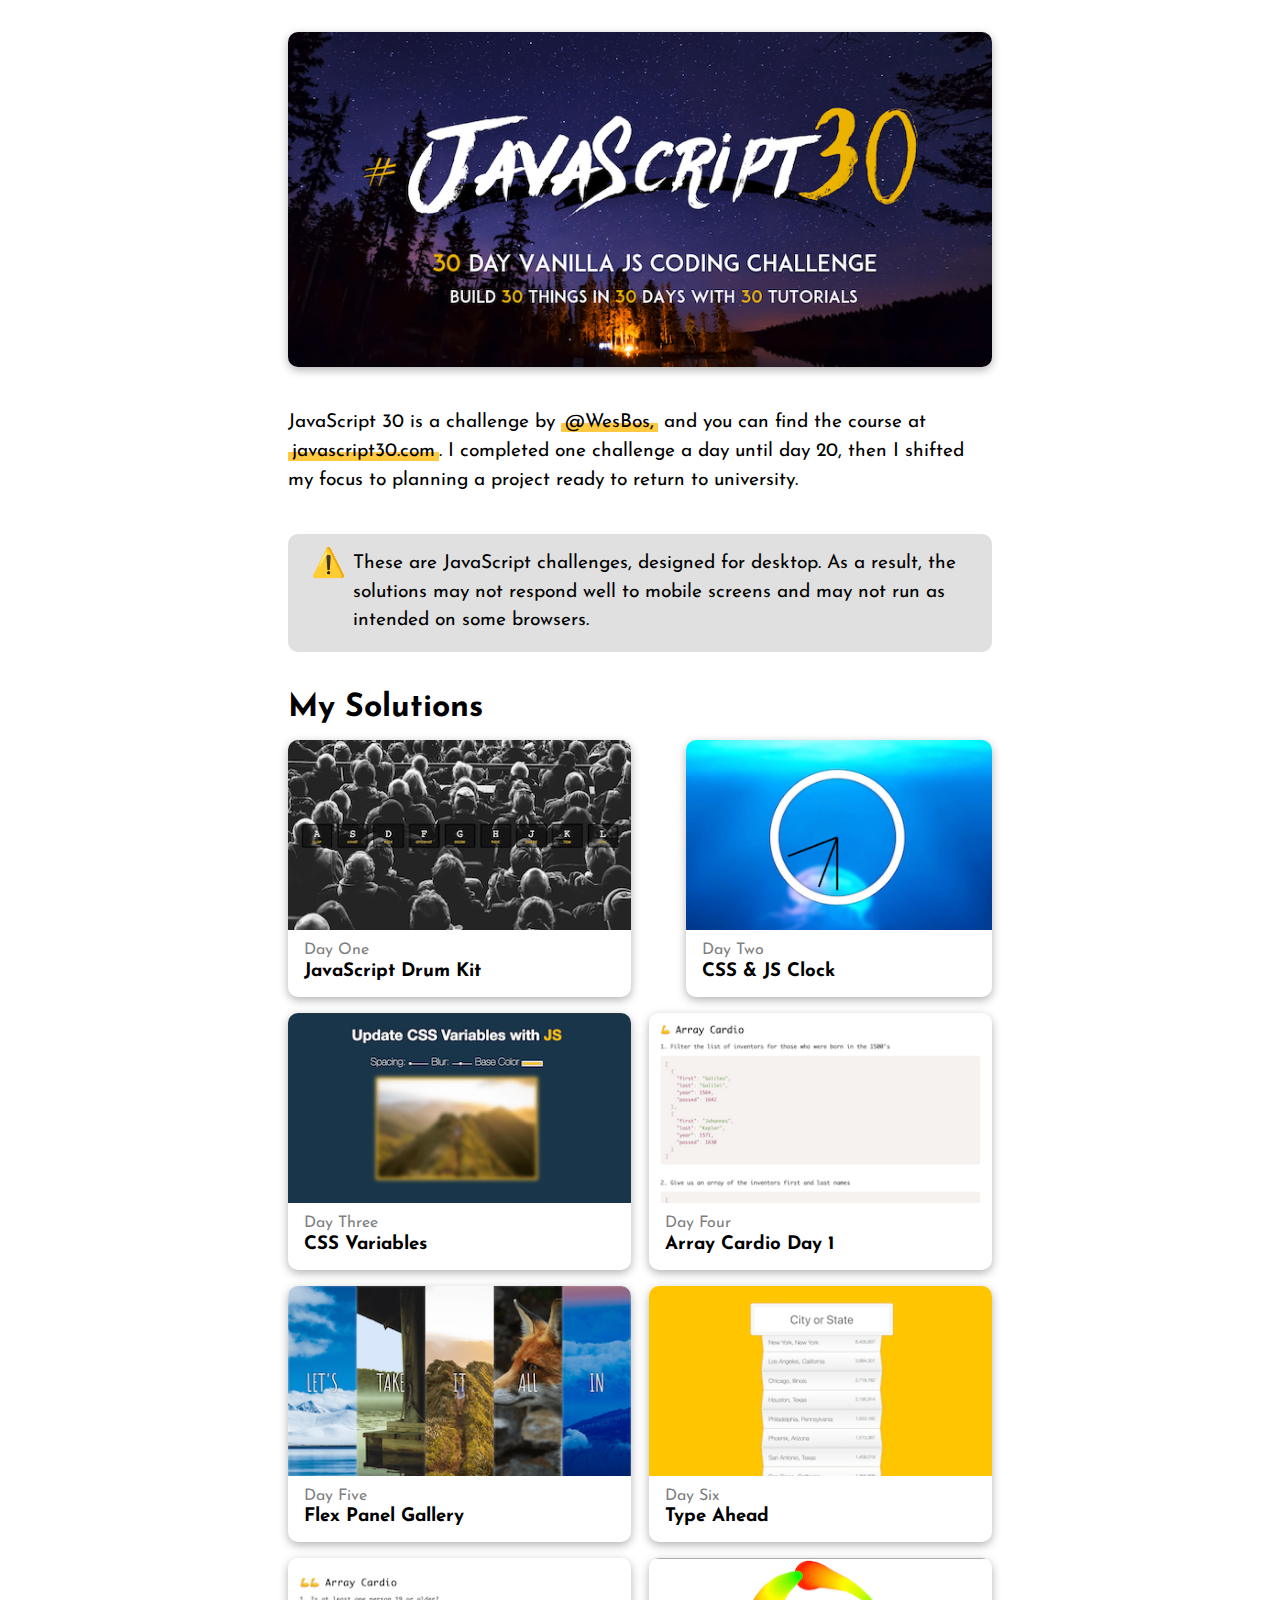
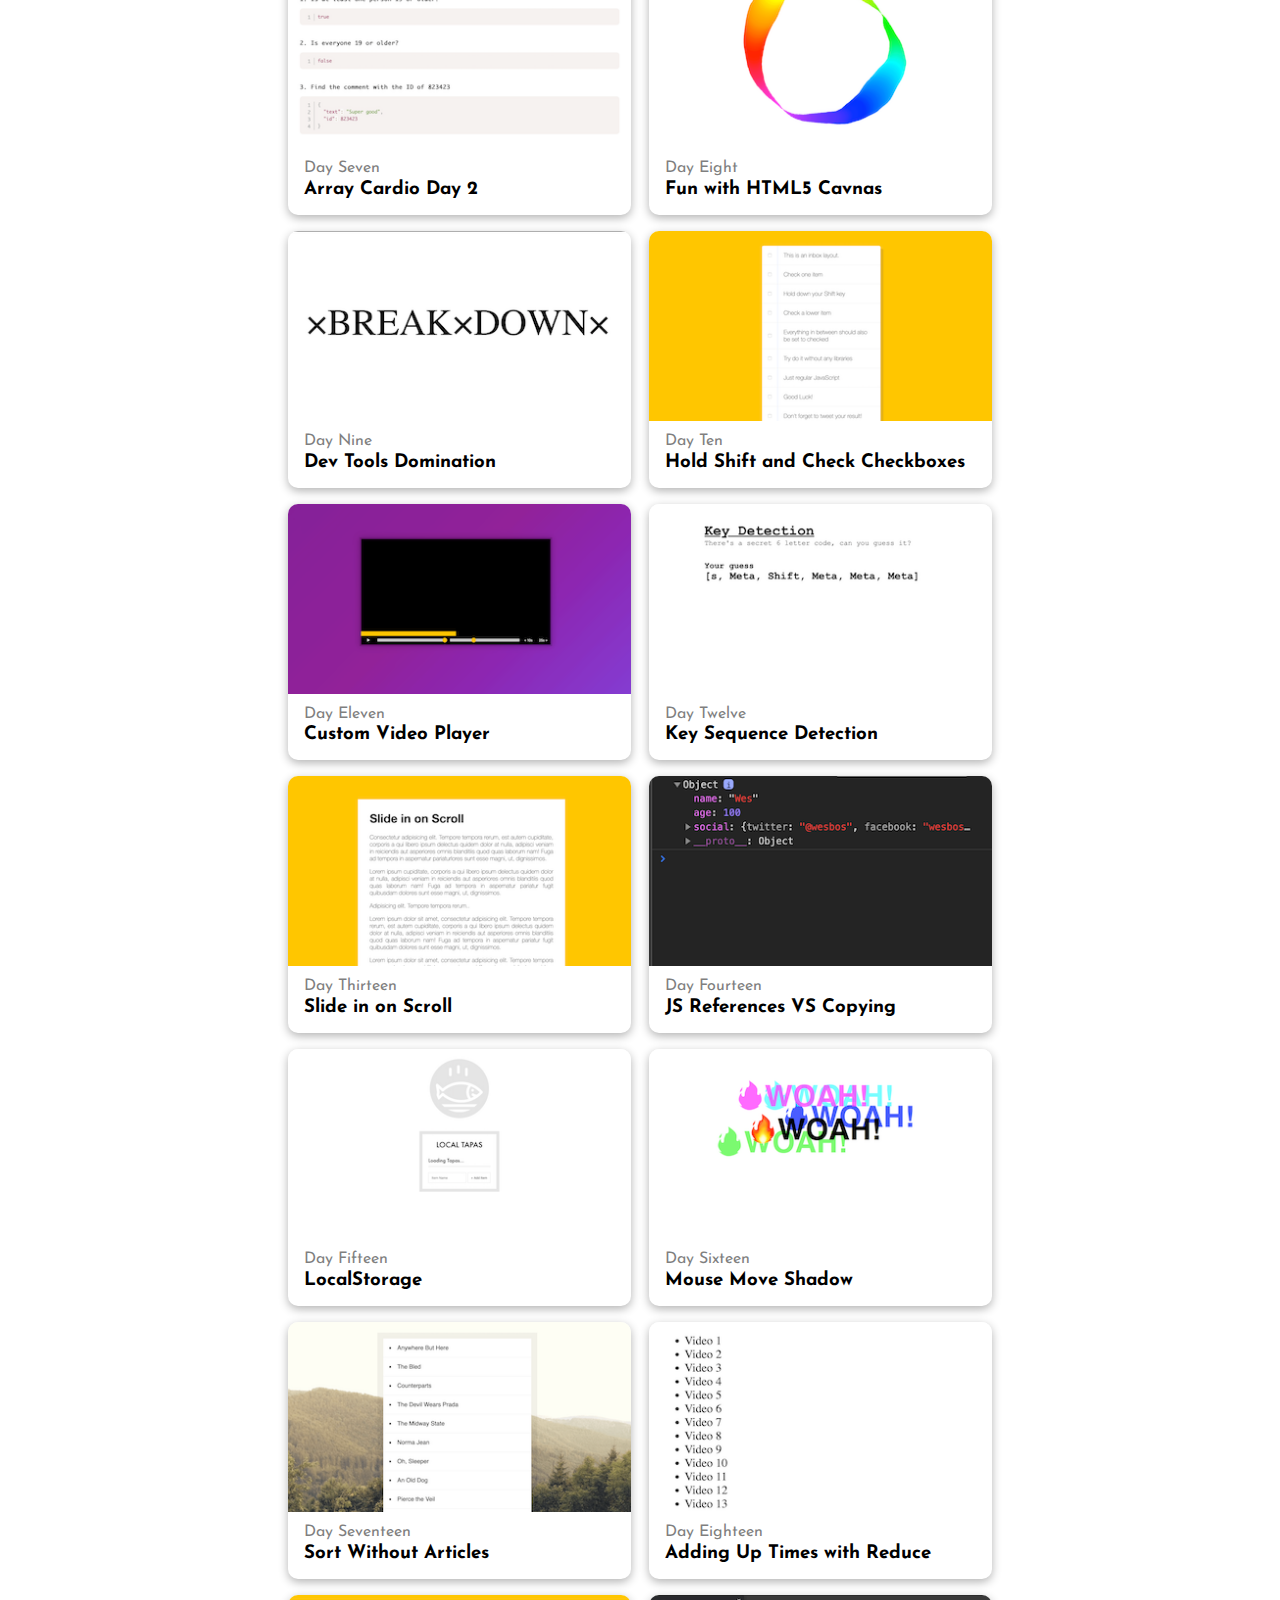
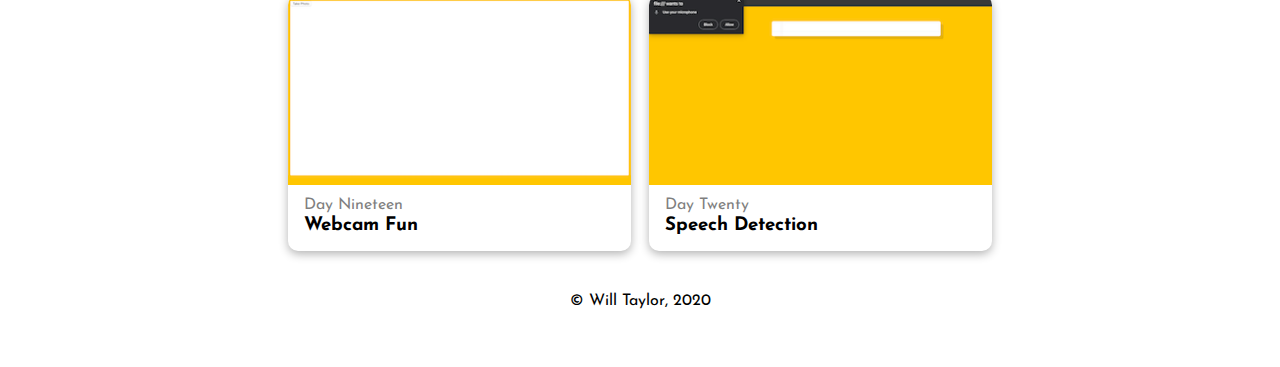
<file: index.html>
<!DOCTYPE html>
<html lang="en">
  <head>
    <meta charset="UTF-8" />
    <meta name="viewport" content="width=device-width, initial-scale=1.0" />
    <title>JavaScript 30 // Will Taylor</title>

    <link rel="stylesheet" href="./style.css" />
  </head>
  <body>
    <!-- todo - look for a new font? -->

    <!-- alt="JavaScript 30 challenge. 30 Day Vanilla JS Coding Challenge. Build 30 things in 30 days with 30 tutorials."  -->
    <img class="hero-img" src="./res/js30-banner.png" alt="" />

    <section class="intro-container">
      <p>
        JavaScript 30 is a challenge by
        <a href="https://twitter.com/wesbos" target="_blank" rel="noopener noreferrer">@WesBos,</a>
        and you can find the course at
        <a href="https://javascript30.com/" target="_blank" rel="noopener noreferrer">javascript30.com</a>. I completed
        one challenge a day until day 20, then I shifted my focus to planning a project ready to return to university.
      </p>

      <div class="callout">
        <p class="emoji" role="image" aria-label="warning">⚠️</p>
        <p>
          These are JavaScript challenges, designed for desktop. As a result, the solutions may not respond well to
          mobile screens and may not run as intended on some browsers.
        </p>
      </div>
    </section>

    <section class="solutions-container">
      <h1>My Solutions</h1>
      <ul>
        <li>
          <img src="./res/solutions/day-one.png" alt="screenshot of the project" />
          <div class="text-container">
            <span>Day One</span>
            <h3>JavaScript Drum Kit</h3>
          </div>
          <a href="./day-one/" class="link"></a>
        </li>
        <li>
          <img src="./res/solutions/day-two.png" alt="screenshot of the project" />
          <div class="text-container">
            <span>Day Two</span>
            <h3>CSS & JS Clock</h3>
          </div>
          <a href="./day-two/" class="link"></a>
        </li>
        <li>
          <img src="./res/solutions/day-three.png" alt="screenshot of the project" />
          <div class="text-container">
            <span>Day Three</span>
            <h3>CSS Variables</h3>
          </div>
          <a href="./day-three/" class="link"></a>
        </li>
        <li>
          <img src="./res/solutions/day-four.png" alt="screenshot of the project" />
          <div class="text-container">
            <span>Day Four</span>
            <h3>Array Cardio Day 1</h3>
          </div>
          <a href="./day-four/" class="link"></a>
        </li>
        <li>
          <img src="./res/solutions/day-five.png" alt="screenshot of the project" />
          <div class="text-container">
            <span>Day Five</span>
            <h3>Flex Panel Gallery</h3>
          </div>
          <a href="./day-five/" class="link"></a>
        </li>
        <li>
          <img src="./res/solutions/day-six.png" alt="screenshot of the project" />
          <div class="text-container">
            <span>Day Six</span>
            <h3>Type Ahead</h3>
          </div>
          <a href="./day-six/" class="link"></a>
        </li>
        <li>
          <img src="./res/solutions/day-seven.png" alt="screenshot of the project" />
          <div class="text-container">
            <span>Day Seven</span>
            <h3>Array Cardio Day 2</h3>
          </div>
          <a href="./day-seven/" class="link"></a>
        </li>
        <li>
          <img src="./res/solutions/day-eight.png" alt="screenshot of the project" />
          <div class="text-container">
            <span>Day Eight</span>
            <h3>Fun with HTML5 Cavnas</h3>
          </div>
          <a href="./day-eight/" class="link"></a>
        </li>
        <li>
          <img src="./res/solutions/day-nine.png" alt="screenshot of the project" />
          <div class="text-container">
            <span>Day Nine</span>
            <h3>Dev Tools Domination</h3>
          </div>
          <a href="./day-nine/" class="link"></a>
        </li>
        <li>
          <img src="./res/solutions/day-ten.png" alt="screenshot of the project" />
          <div class="text-container">
            <span>Day Ten</span>
            <h3>Hold Shift and Check Checkboxes</h3>
          </div>
          <a href="./day-ten/" class="link"></a>
        </li>
        <li>
          <img src="./res/solutions/day-eleven.png" alt="screenshot of the project" />
          <div class="text-container">
            <span>Day Eleven</span>
            <h3>Custom Video Player</h3>
          </div>
          <a href="./day-eleven/" class="link"></a>
        </li>
        <li>
          <img src="./res/solutions/day-twelve.png" alt="screenshot of the project" />
          <div class="text-container">
            <span>Day Twelve</span>
            <h3>Key Sequence Detection</h3>
          </div>
          <a href="./day-twelve/" class="link"></a>
        </li>
        <li>
          <img src="./res/solutions/day-thirteen.png" alt="screenshot of the project" />
          <div class="text-container">
            <span>Day Thirteen</span>
            <h3>Slide in on Scroll</h3>
          </div>
          <a href="./day-thirteen/" class="link"></a>
        </li>
        <li>
          <img src="./res/solutions/day-fourteen.png" alt="screenshot of the project" />
          <div class="text-container">
            <span>Day Fourteen</span>
            <h3>JS References VS Copying</h3>
          </div>
          <a href="./day-fourteen/" class="link"></a>
        </li>
        <li>
          <img src="./res/solutions/day-fifteen.png" alt="screenshot of the project" />
          <div class="text-container">
            <span>Day Fifteen</span>
            <h3>LocalStorage</h3>
          </div>
          <a href="./day-fifteen/" class="link"></a>
        </li>
        <li>
          <img src="./res/solutions/day-sixteen.png" alt="screenshot of the project" />
          <div class="text-container">
            <span>Day Sixteen</span>
            <h3>Mouse Move Shadow</h3>
          </div>
          <a href="./day-sixteen/" class="link"></a>
        </li>
        <li>
          <img src="./res/solutions/day-seventeen.png" alt="screenshot of the project" />
          <div class="text-container">
            <span>Day Seventeen</span>
            <h3>Sort Without Articles</h3>
          </div>
          <a href="./day-seventeen/" class="link"></a>
        </li>
        <li>
          <img src="./res/solutions/day-eighteen.png" alt="screenshot of the project" />
          <div class="text-container">
            <span>Day Eighteen</span>
            <h3>Adding Up Times with Reduce</h3>
          </div>
          <a href="./day-eighteen/" class="link"></a>
        </li>
        <li>
          <img src="./res/solutions/day-nineteen.png" alt="screenshot of the project" />
          <div class="text-container">
            <span>Day Nineteen</span>
            <h3>Webcam Fun</h3>
          </div>
          <a href="./day-nineteen/" class="link"></a>
        </li>
        <li>
          <img src="./res/solutions/day-twenty.png" alt="screenshot of the project" />
          <div class="text-container">
            <span>Day Twenty</span>
            <h3>Speech Detection</h3>
          </div>
          <a href="./day-twenty/" class="link"></a>
        </li>
      </ul>
    </section>

    <footer>
      <span>&copy; Will Taylor, 2020</span>
    </footer>
  </body>
</html>
</file>
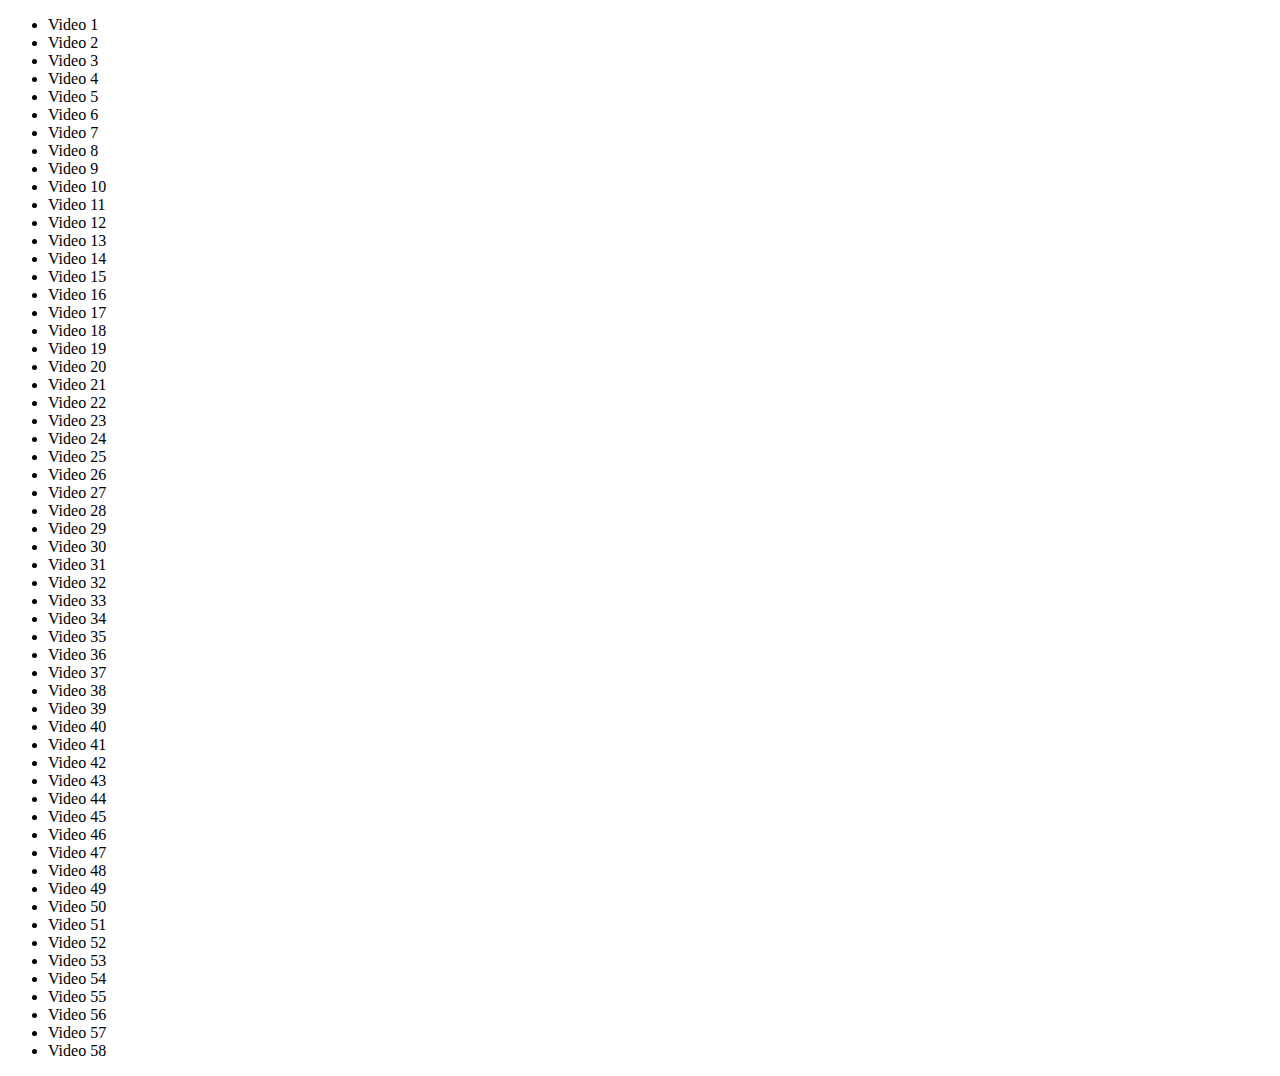
<file: day-eighteen/index.html>
<!DOCTYPE html>
<html lang="en">
  <head>
    <meta charset="UTF-8" />
    <title>Videos</title>
  </head>
  <body>
    <ul class="videos">
      <li data-time="5:43">
        Video 1
      </li>
      <li data-time="2:33">
        Video 2
      </li>
      <li data-time="3:45">
        Video 3
      </li>
      <li data-time="0:47">
        Video 4
      </li>
      <li data-time="5:21">
        Video 5
      </li>
      <li data-time="6:56">
        Video 6
      </li>
      <li data-time="3:46">
        Video 7
      </li>
      <li data-time="5:25">
        Video 8
      </li>
      <li data-time="3:14">
        Video 9
      </li>
      <li data-time="3:31">
        Video 10
      </li>
      <li data-time="5:59">
        Video 11
      </li>
      <li data-time="3:07">
        Video 12
      </li>
      <li data-time="11:29">
        Video 13
      </li>
      <li data-time="8:57">
        Video 14
      </li>
      <li data-time="5:49">
        Video 15
      </li>
      <li data-time="5:52">
        Video 16
      </li>
      <li data-time="5:50">
        Video 17
      </li>
      <li data-time="9:13">
        Video 18
      </li>
      <li data-time="11:51">
        Video 19
      </li>
      <li data-time="7:58">
        Video 20
      </li>
      <li data-time="4:40">
        Video 21
      </li>
      <li data-time="4:45">
        Video 22
      </li>
      <li data-time="6:46">
        Video 23
      </li>
      <li data-time="7:24">
        Video 24
      </li>
      <li data-time="7:12">
        Video 25
      </li>
      <li data-time="5:23">
        Video 26
      </li>
      <li data-time="3:34">
        Video 27
      </li>
      <li data-time="8:22">
        Video 28
      </li>
      <li data-time="5:17">
        Video 29
      </li>
      <li data-time="3:10">
        Video 30
      </li>
      <li data-time="4:43">
        Video 31
      </li>
      <li data-time="19:43">
        Video 32
      </li>
      <li data-time="0:47">
        Video 33
      </li>
      <li data-time="0:47">
        Video 34
      </li>
      <li data-time="3:14">
        Video 35
      </li>
      <li data-time="3:59">
        Video 36
      </li>
      <li data-time="2:43">
        Video 37
      </li>
      <li data-time="4:17">
        Video 38
      </li>
      <li data-time="6:56">
        Video 39
      </li>
      <li data-time="3:05">
        Video 40
      </li>
      <li data-time="2:06">
        Video 41
      </li>
      <li data-time="1:59">
        Video 42
      </li>
      <li data-time="1:49">
        Video 43
      </li>
      <li data-time="3:36">
        Video 44
      </li>
      <li data-time="7:10">
        Video 45
      </li>
      <li data-time="3:44">
        Video 46
      </li>
      <li data-time="3:44">
        Video 47
      </li>
      <li data-time="4:36">
        Video 48
      </li>
      <li data-time="3:16">
        Video 49
      </li>
      <li data-time="1:10">
        Video 50
      </li>
      <li data-time="6:10">
        Video 51
      </li>
      <li data-time="2:14">
        Video 52
      </li>
      <li data-time="3:44">
        Video 53
      </li>
      <li data-time="5:05">
        Video 54
      </li>
      <li data-time="6:03">
        Video 55
      </li>
      <li data-time="12:39">
        Video 56
      </li>
      <li data-time="1:56">
        Video 57
      </li>
      <li data-time="4:04">
        Video 58
      </li>
    </ul>
    <script src="./index.js"></script>
  </body>
</html>
</file>
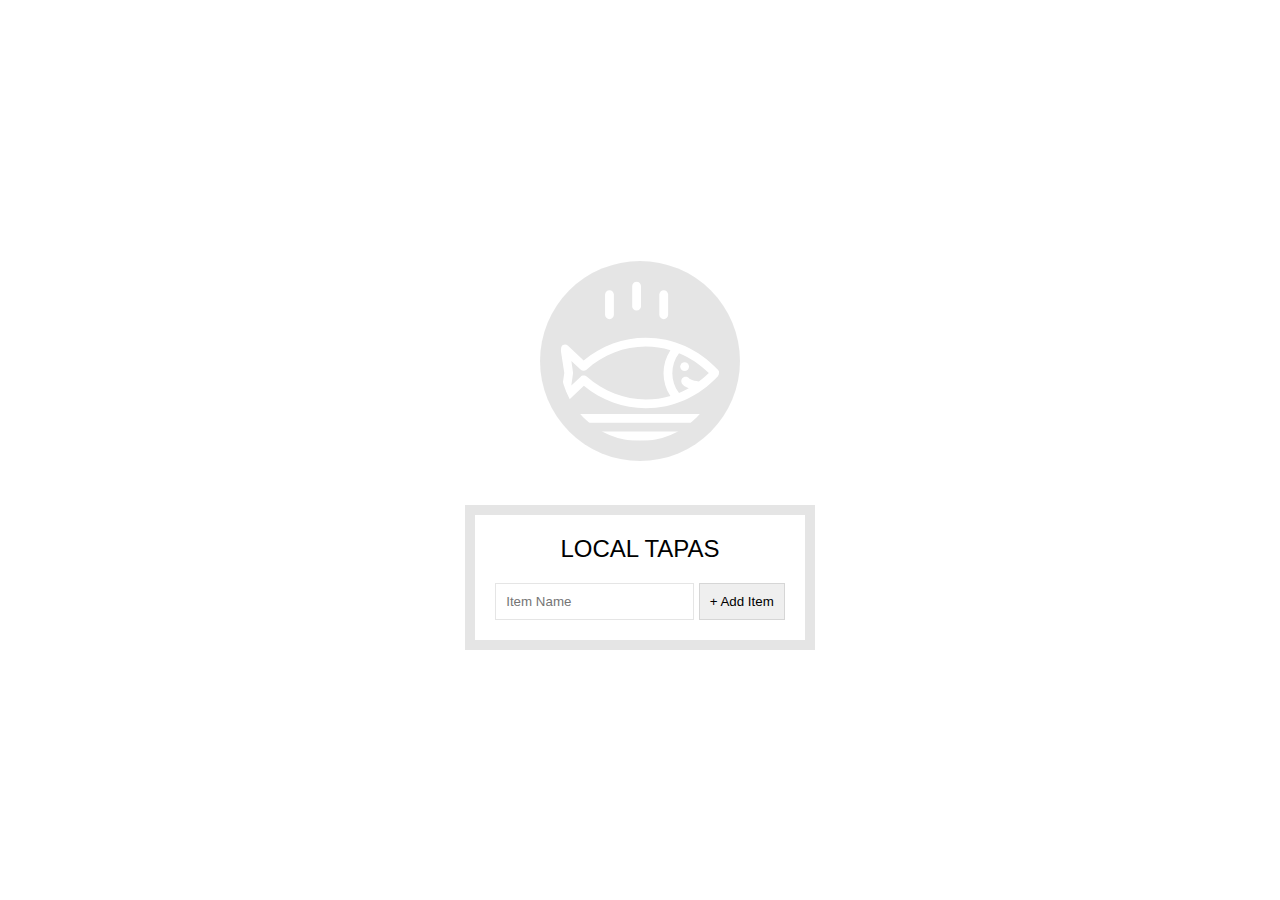
<file: day-fifteen/index.html>
<!DOCTYPE html>
<html lang="en">
  <head>
    <meta charset="UTF-8" />
    <title>LocalStorage</title>
    <link rel="stylesheet" href="./styles.css" />
  </head>
  <body>
    <!--
      Fish SVG Cred:
      https://thenounproject.com/search/?q=fish&i=589236
   -->

    <svg
      xmlns="http://www.w3.org/2000/svg"
      xmlns:xlink="http://www.w3.org/1999/xlink"
      version="1.1"
      x="0px"
      y="0px"
      viewBox="0 0 512 512"
      enable-background="new 0 0 512 512"
      xml:space="preserve"
    >
      <g>
        <path
          d="M495.9,425.3H16.1c-5.2,0-10.1,2.9-12.5,7.6c-2.4,4.7-2.1,10.3,0.9,14.6l39,56.4c2.6,3.8,7,6.1,11.6,6.1h401.7   c4.6,0,9-2.3,11.6-6.1l39-56.4c3-4.3,3.3-9.9,0.9-14.6C506,428.2,501.1,425.3,495.9,425.3z M449.4,481.8H62.6L43,453.6H469   L449.4,481.8z"
        />
        <path
          d="M158.3,122c7.8,0,14.1-6.3,14.1-14.1V43.4c0-7.8-6.3-14.1-14.1-14.1c-7.8,0-14.1,6.3-14.1,14.1v64.5   C144.2,115.7,150.5,122,158.3,122z"
        />
        <path
          d="M245.1,94.7c7.8,0,14.1-6.3,14.1-14.1V16.1c0-7.8-6.3-14.1-14.1-14.1C237.3,2,231,8.3,231,16.1v64.5   C231,88.4,237.3,94.7,245.1,94.7z"
        />
        <path
          d="M331.9,122c7.8,0,14.1-6.3,14.1-14.1V43.4c0-7.8-6.3-14.1-14.1-14.1s-14.1,6.3-14.1,14.1v64.5   C317.8,115.7,324.1,122,331.9,122z"
        />
        <path
          d="M9.6,385.2c5.3,2.8,11.8,1.9,16.2-2.2l50.6-47.7c56.7,46.5,126.6,71.9,198.3,71.9c0,0,0,0,0,0   c87.5,0,169.7-36.6,231.4-103.2c5-5.4,5-13.8,0-19.2c-61.8-66.5-144-103.2-231.4-103.2c-72,0-142.2,25.6-199,72.5l-50-47.1   c-4.4-4.1-10.9-5-16.2-2.2c-5.3,2.8-8.3,8.7-7.4,14.6l11.6,75L2.2,370.6C1.3,376.5,4.2,382.4,9.6,385.2z M380.9,230.8   c34.9,14.3,67.2,35.7,95.3,63.6c-10.1,10-20.8,19.2-31.9,27.5c-22.4-3.3-29.6-8.8-30.7-9.7c-4-5.7-11.8-7.7-18.1-4.4   c-6.9,3.6-9.5,12.2-5.9,19.1c1.9,3.5,7.3,10.3,22.4,16c-10.1,5.7-20.5,10.7-31.1,15.1C352.4,320.2,352.4,268.6,380.9,230.8z    M36.3,255.6l29.4,27.7c5.3,5,13.6,5.1,19.1,0.3c53.2-47.6,120.7-73.7,190-73.7c26.9,0,53.2,3.9,78.5,11.3   c-29.3,44.6-29.3,102,0,146.6c-25.3,7.4-51.6,11.3-78.5,11.3c-69,0-136.3-26-189.4-73.2c-2.7-2.4-13.4-6.3-19.1,0.3l-30.1,28.3   l5.7-40C42.2,293,36.3,255.6,36.3,255.6z"
        />
        <circle cx="398.8" cy="273.8" r="14.1" />
      </g>
    </svg>

    <div class="wrapper">
      <h2>LOCAL TAPAS</h2>
      <p></p>
      <ul class="plates">
        <li>Loading Tapas...</li>
      </ul>
      <form class="add-items">
        <input type="text" name="item" placeholder="Item Name" required />
        <input type="submit" value="+ Add Item" />
      </form>
    </div>

    <script src="./index.js"></script>
  </body>
</html>
</file>
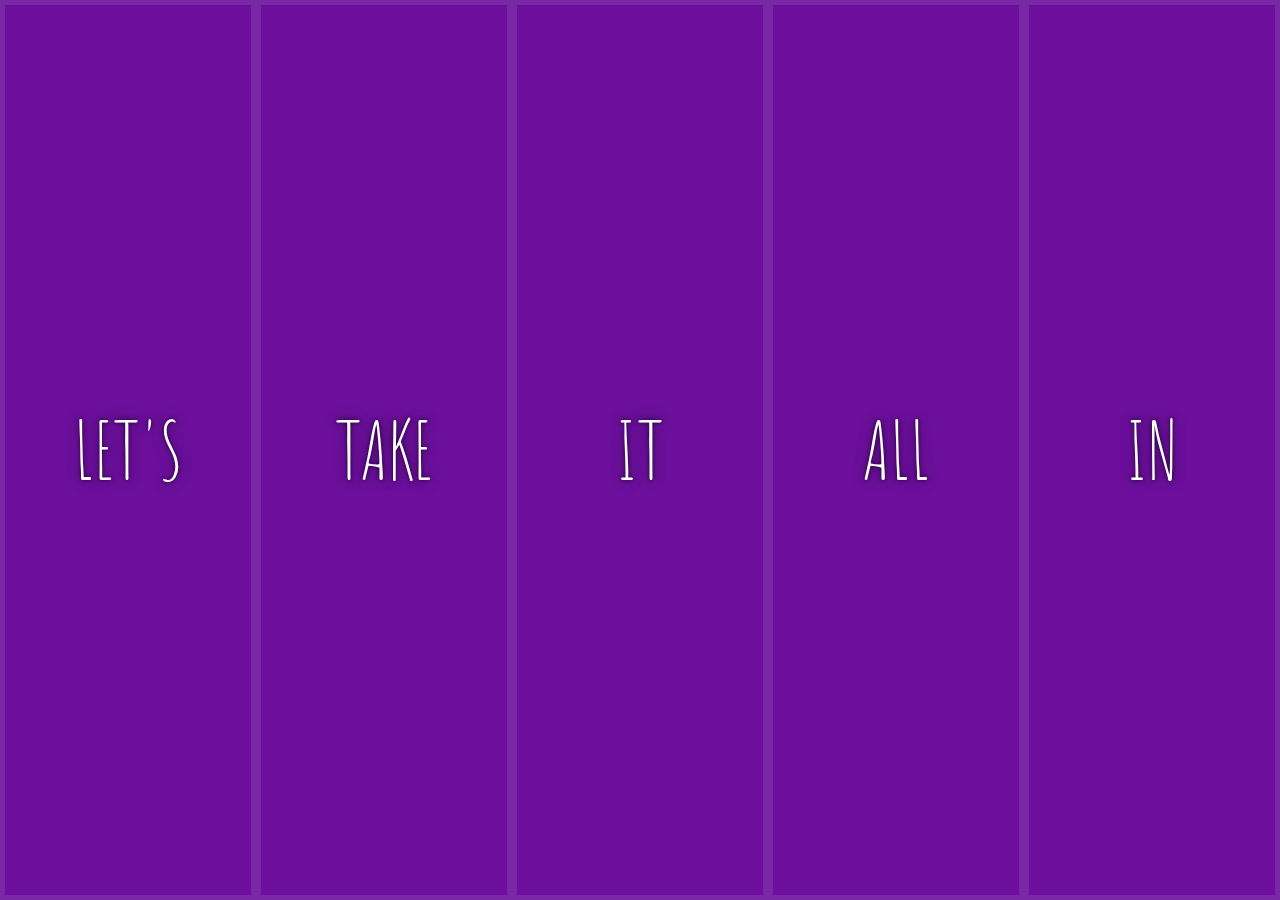
<file: day-five/index.html>
<!DOCTYPE html>
<html lang="en">
  <head>
    <meta charset="UTF-8" />
    <title>Flex Panels 💪</title>
    <link href="https://fonts.googleapis.com/css?family=Amatic+SC" rel="stylesheet" type="text/css" />

    <link rel="stylesheet" href="./style.css" />
  </head>
  <body>
    <div class="panels">
      <div class="panel panel1">
        <p>Hey</p>
        <p>Let's</p>
        <p>Dance</p>
      </div>
      <div class="panel panel2">
        <p>Give</p>
        <p>Take</p>
        <p>Receive</p>
      </div>
      <div class="panel panel3">
        <p>Experience</p>
        <p>It</p>
        <p>Today</p>
      </div>
      <div class="panel panel4">
        <p>Give</p>
        <p>All</p>
        <p>You can</p>
      </div>
      <div class="panel panel5">
        <p>Life</p>
        <p>In</p>
        <p>Motion</p>
      </div>
    </div>

    <script src="./index.js"></script>
  </body>
</html>
</file>
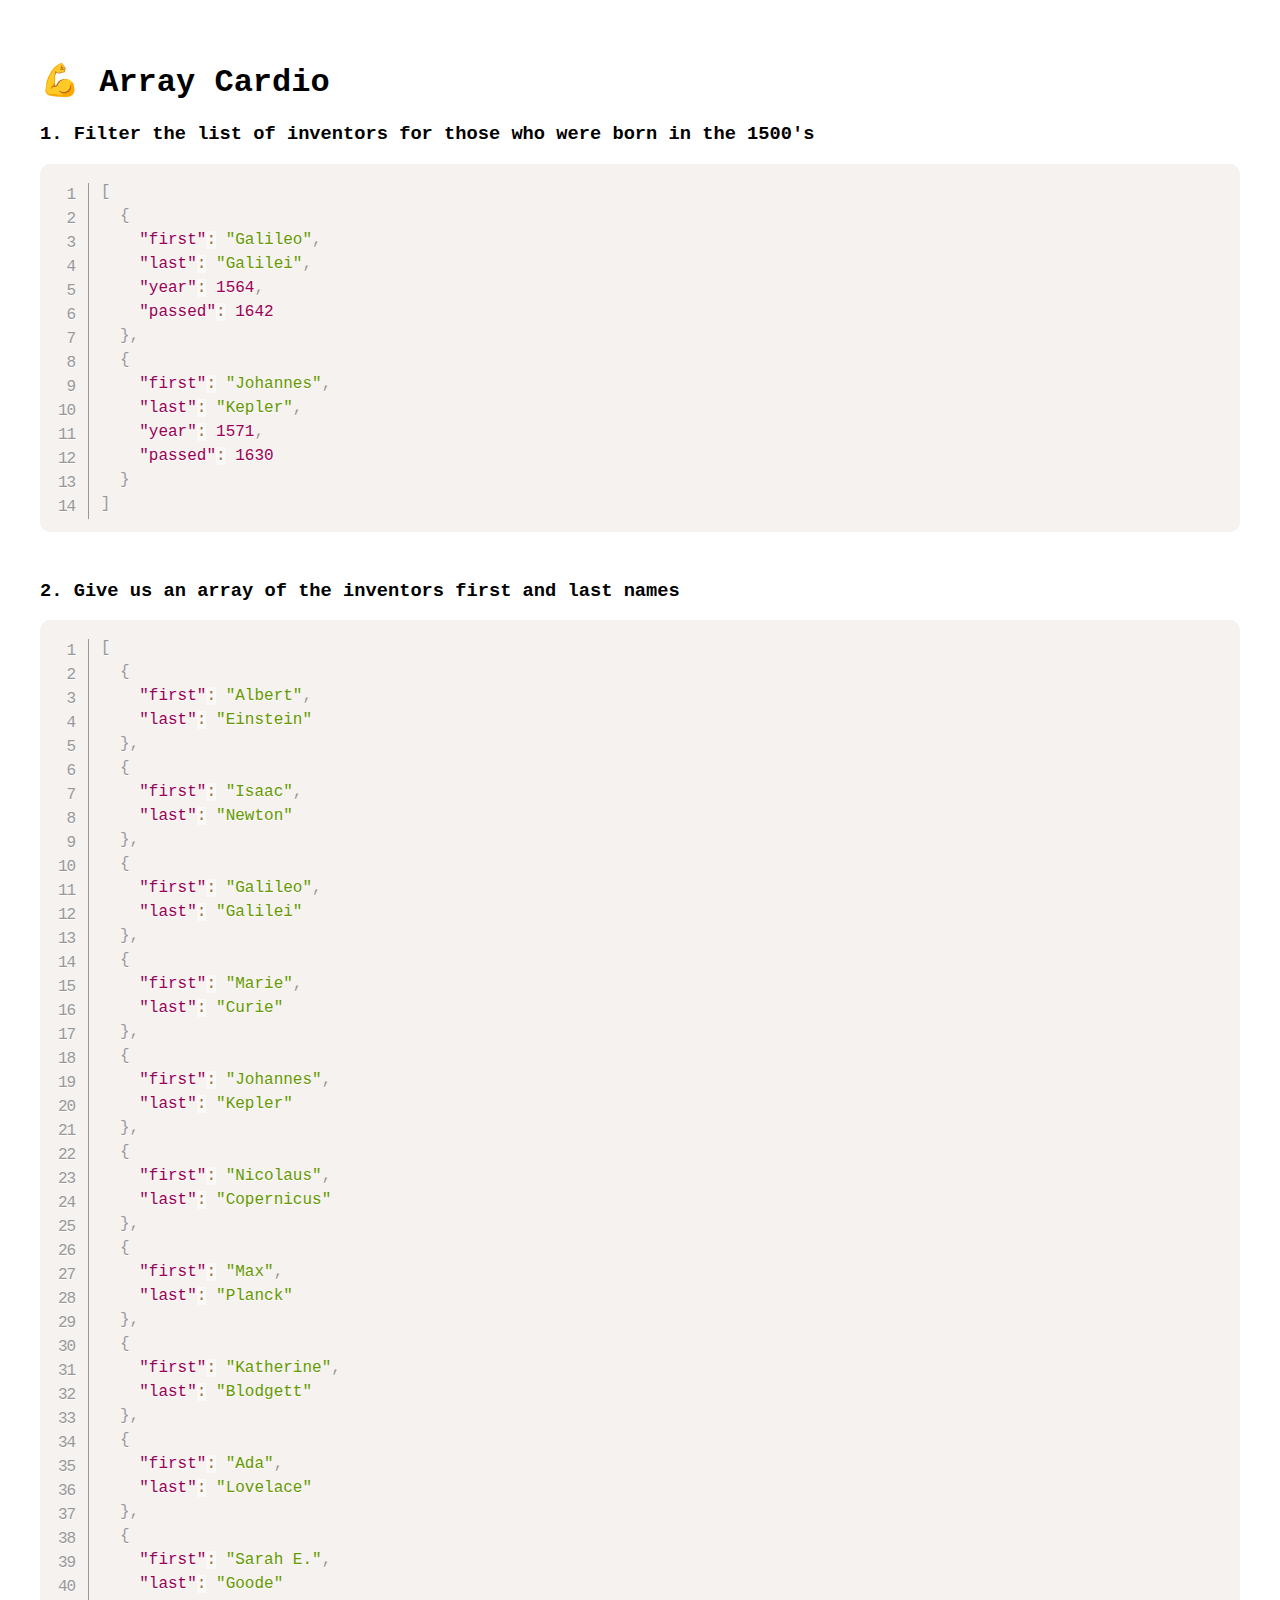
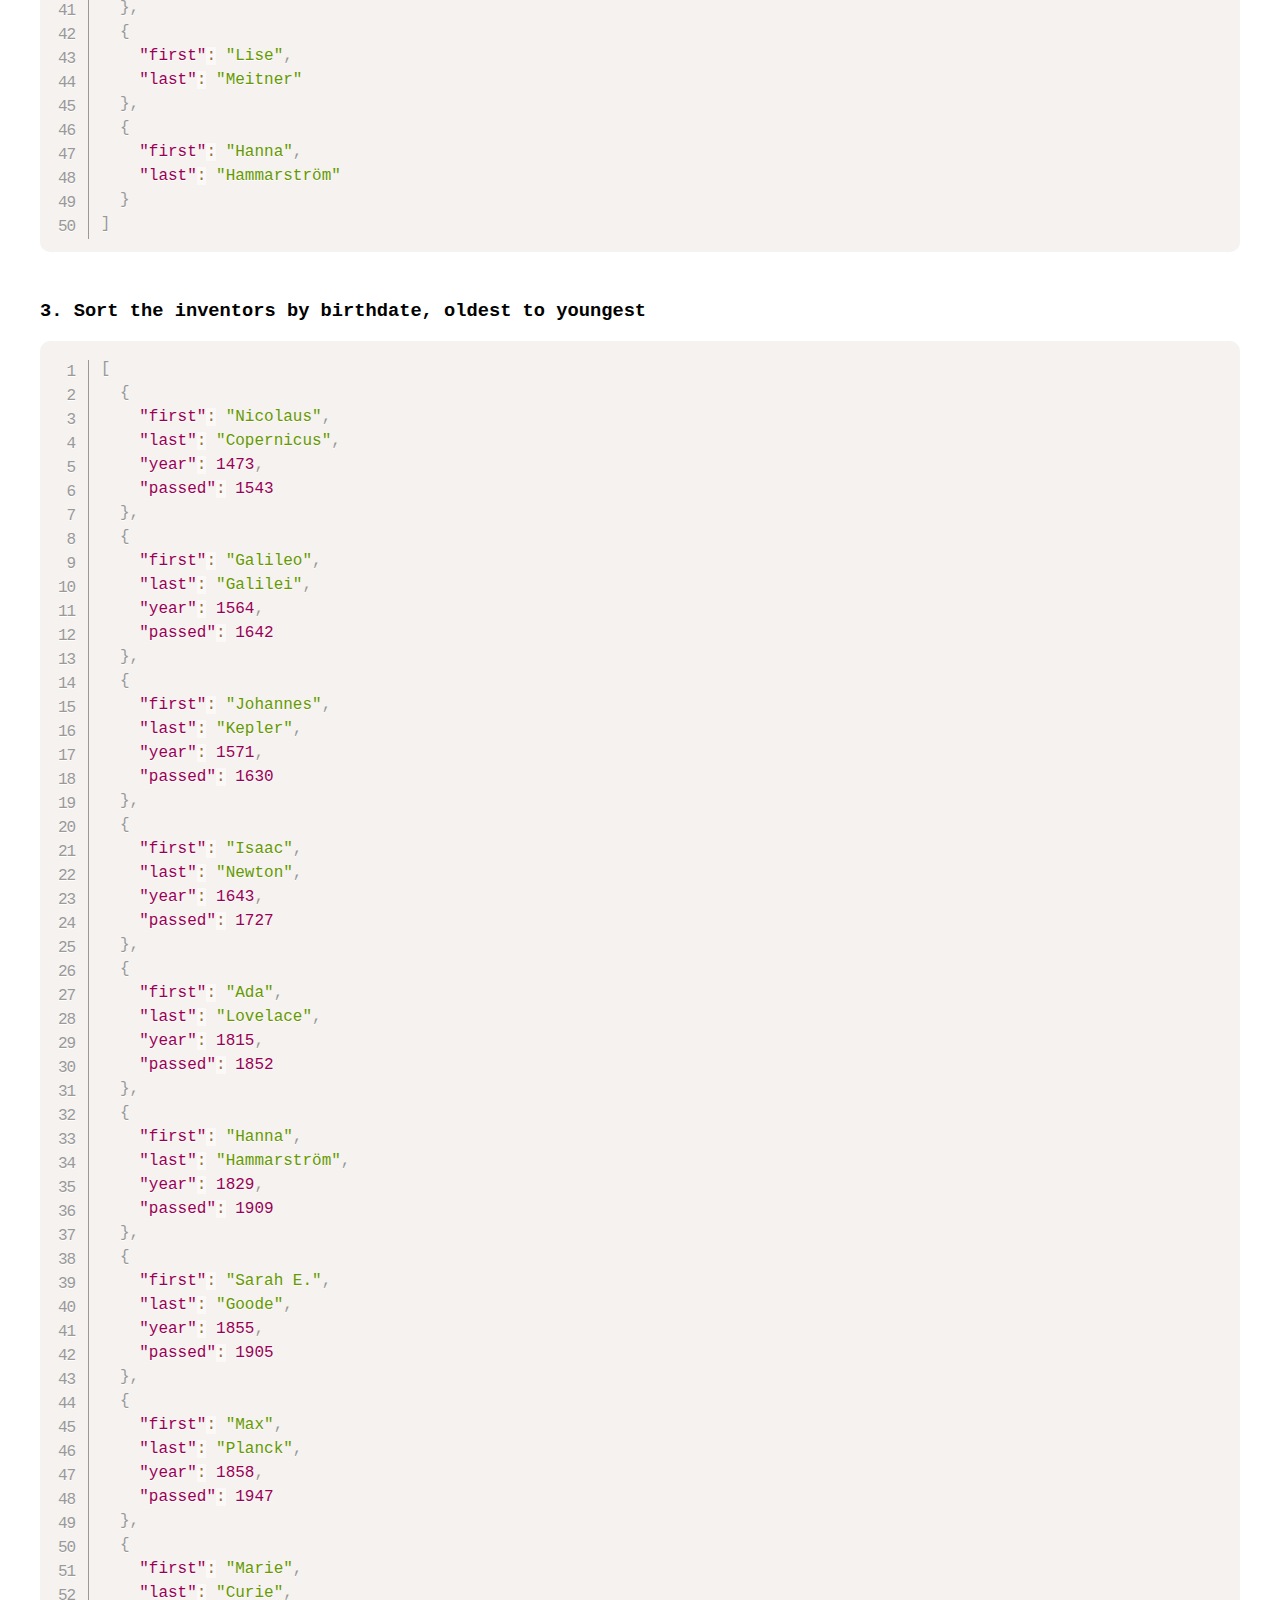
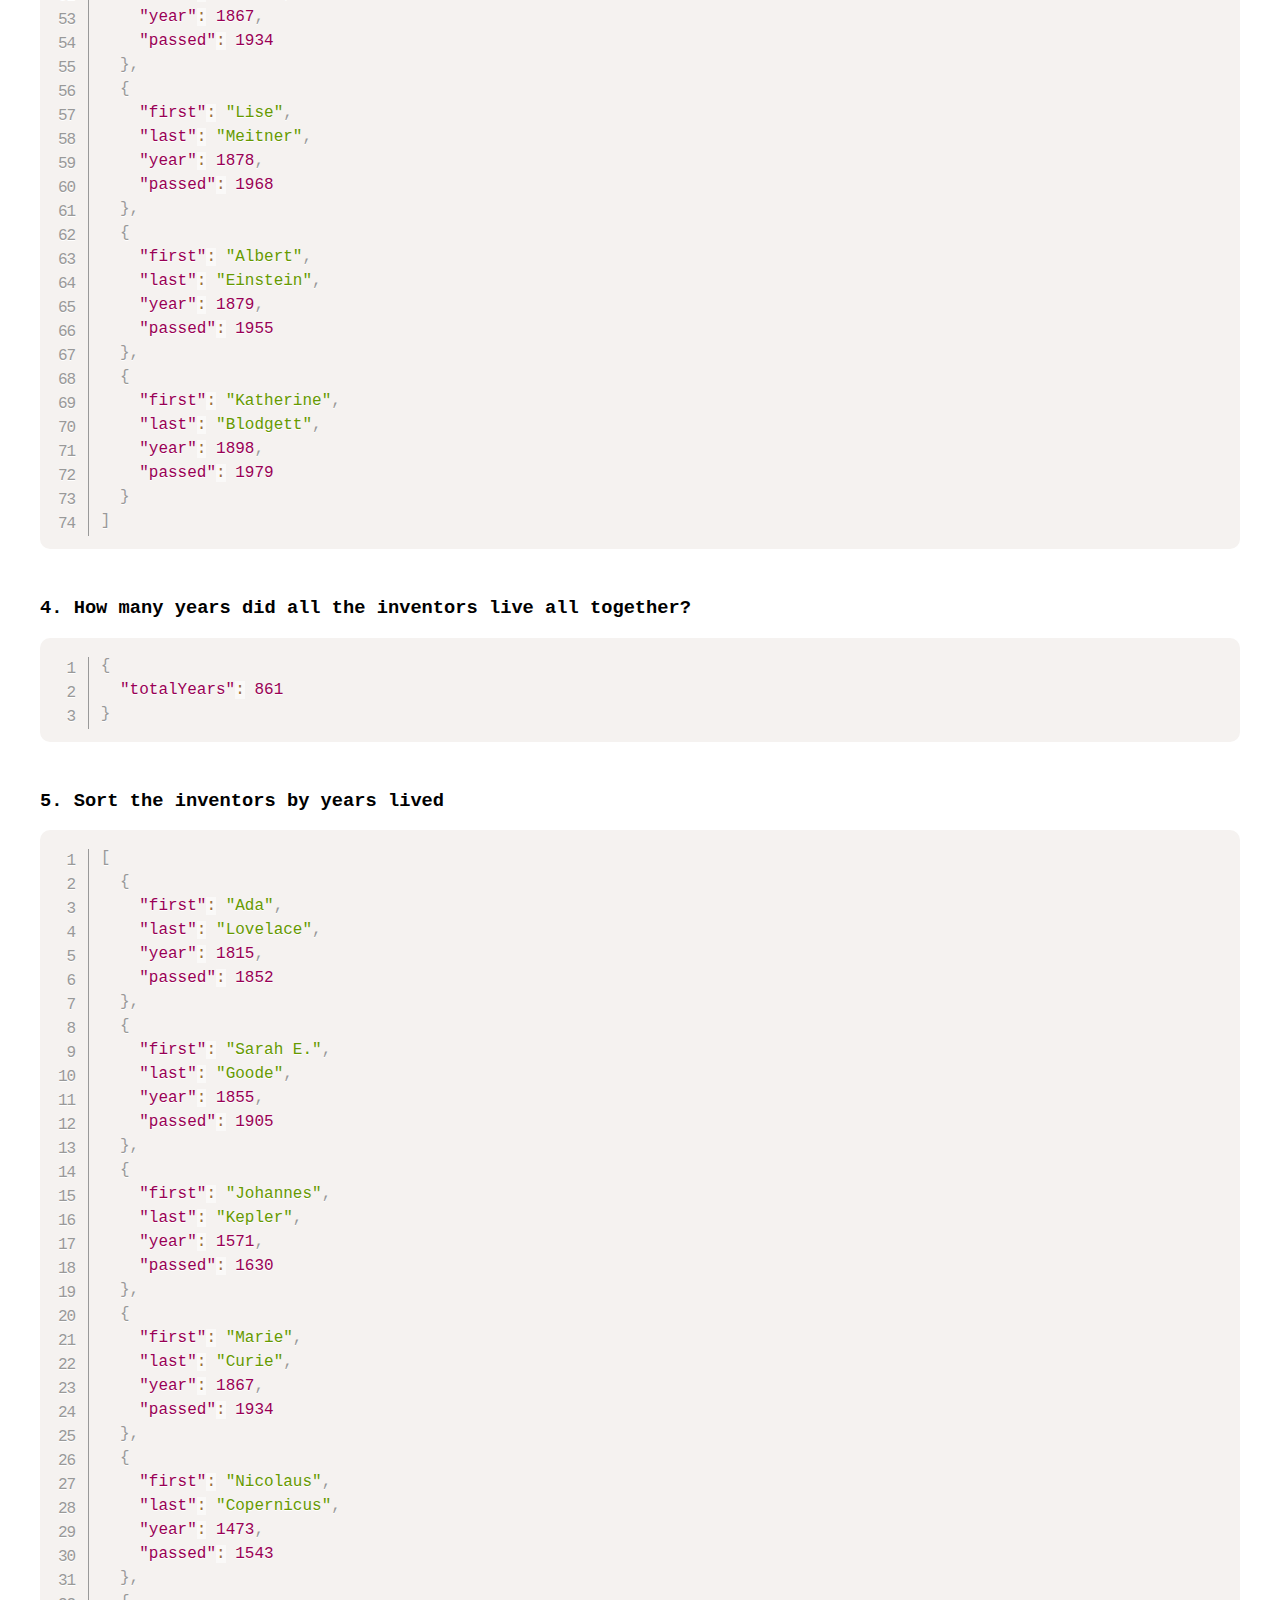
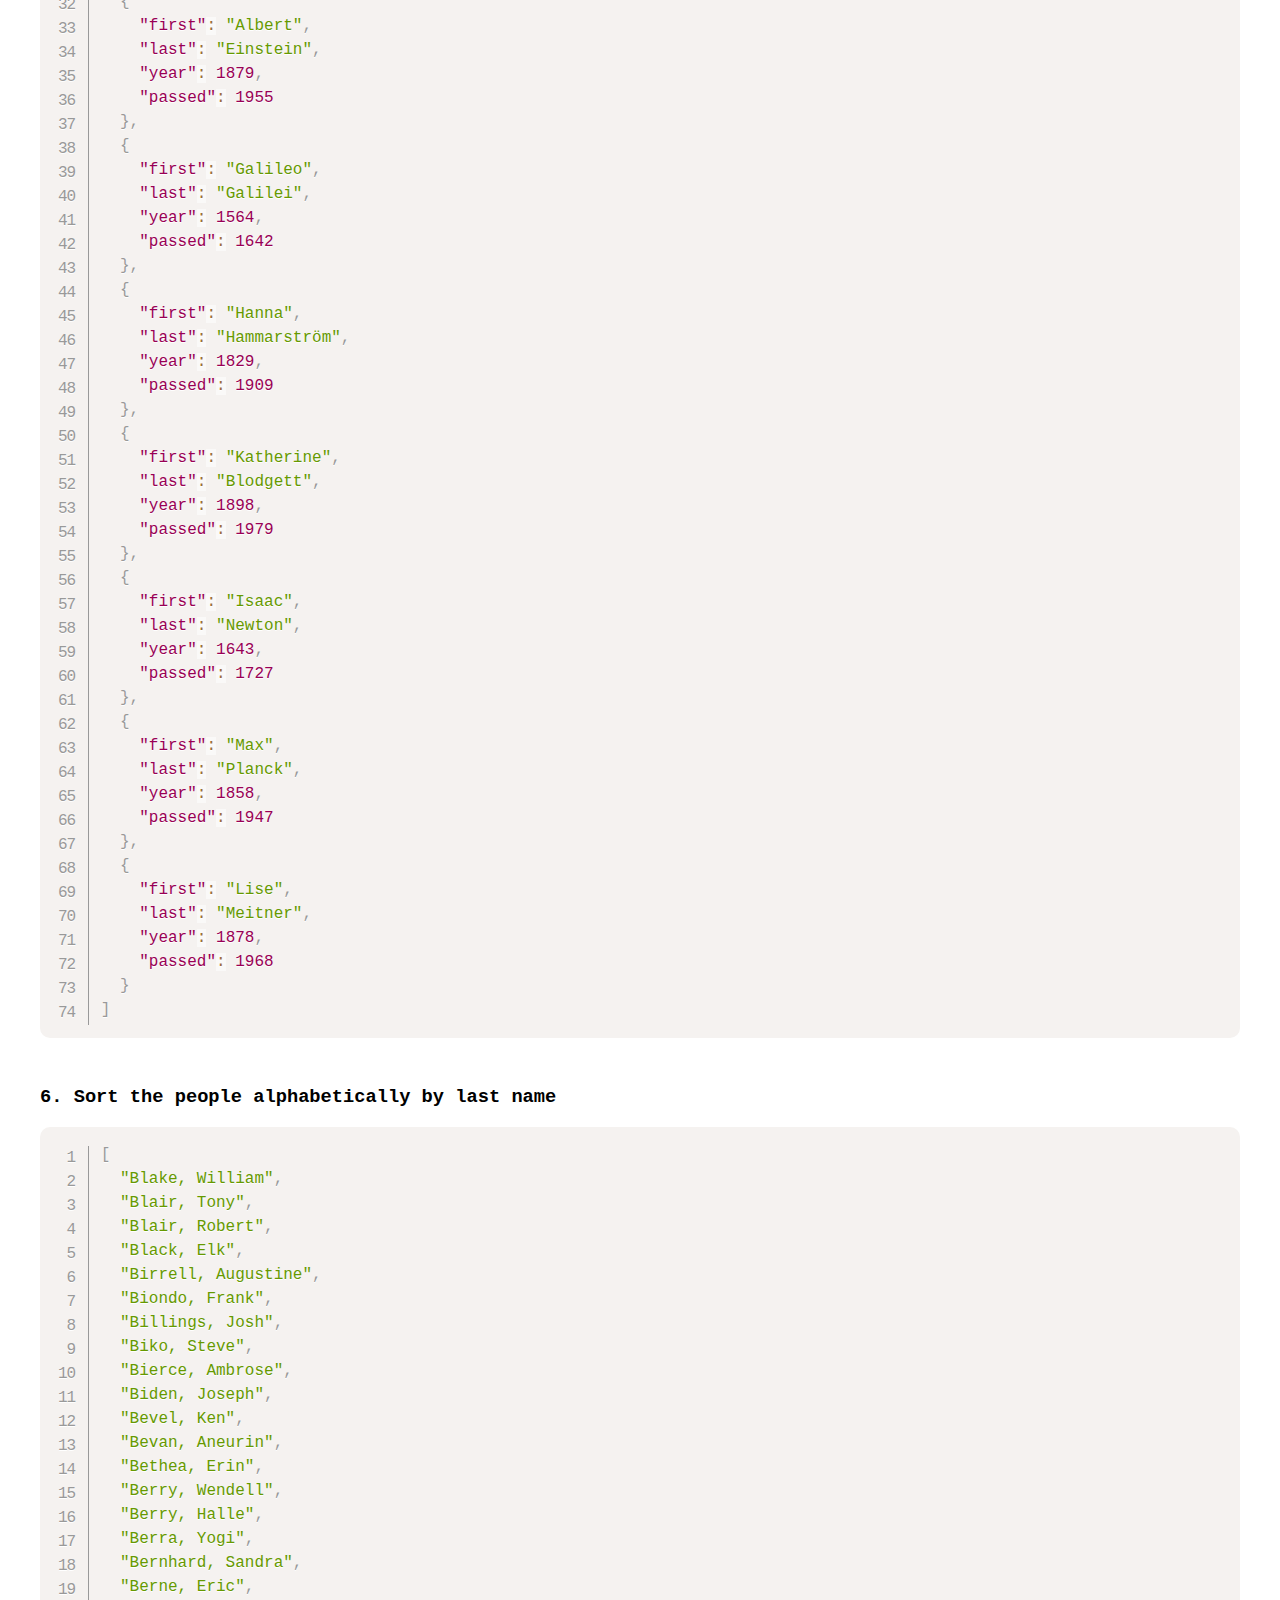
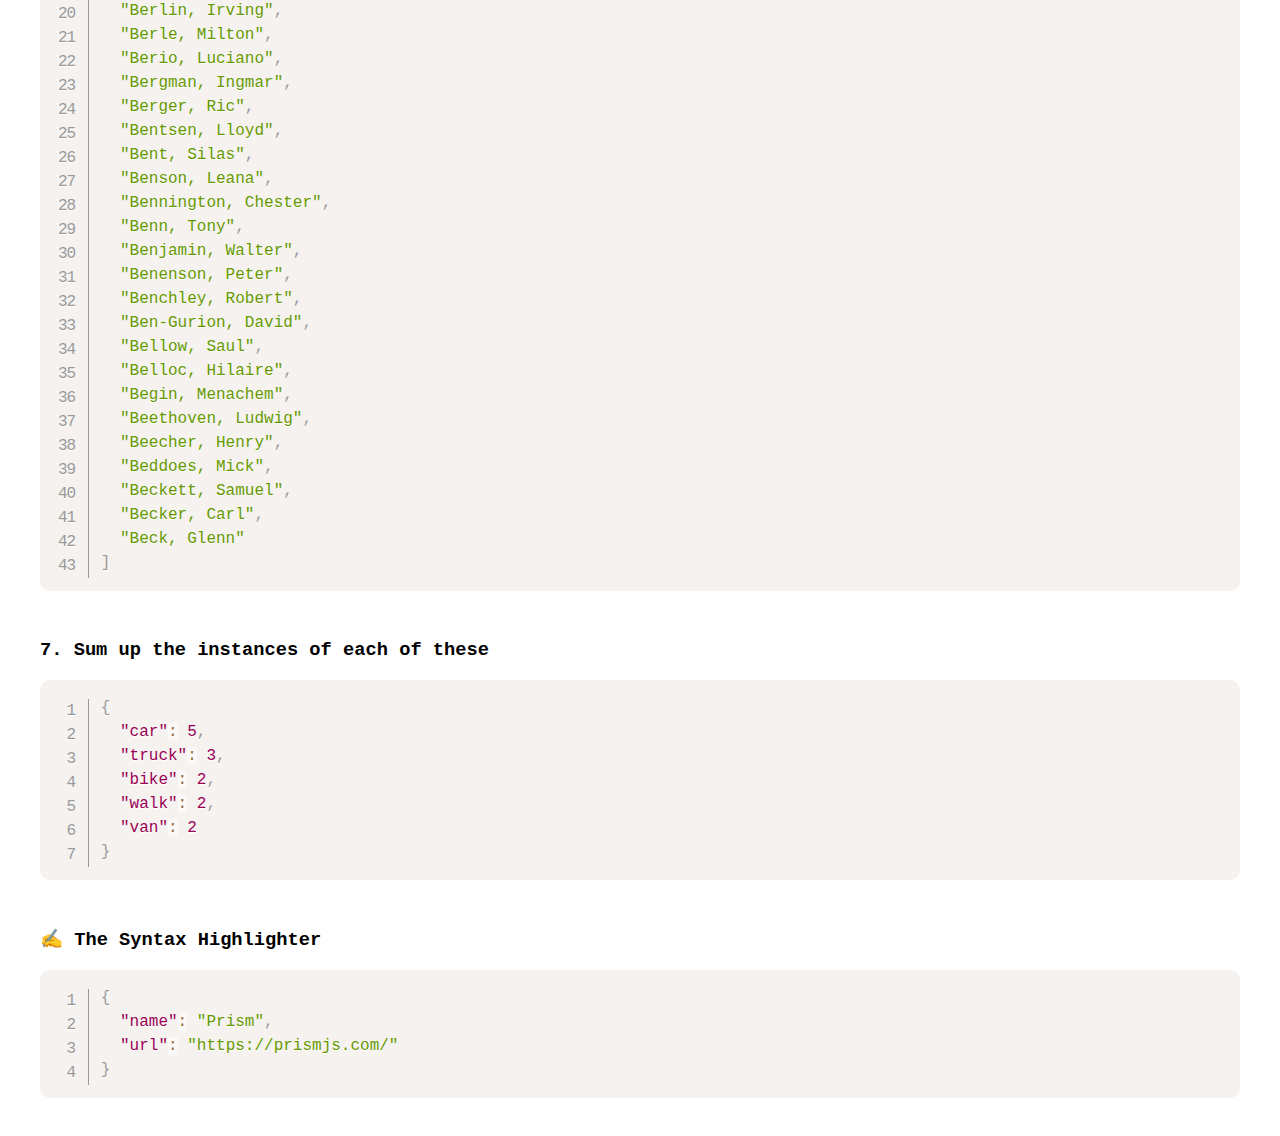
<file: day-four/index.html>
<!DOCTYPE html>
<html lang="en">
  <head>
    <meta charset="UTF-8" />
    <title>Array Cardio 💪</title>

    <link rel="stylesheet" href="./style.css" />
    <link rel="stylesheet" href="../res/prism-syntax-highlight/prism.css" />
  </head>
  <body>
    <h1>
      <span class="emoji" role="image" aria-label="warning">💪</span>
      Array Cardio
    </h1>

    <section class="question">
      <h3>
        1. Filter the list of inventors for those who were born in the 1500's
      </h3>
      <pre
        class="line-numbers"
      ><code id="code-q1" class="language-json"></code></pre>
    </section>
    <section class="question">
      <h3>
        2. Give us an array of the inventors first and last names
      </h3>
      <pre
        class="line-numbers"
      ><code id="code-q2" class="language-json"></code></pre>
    </section>
    <section class="question">
      <h3>
        3. Sort the inventors by birthdate, oldest to youngest
      </h3>
      <pre
        class="line-numbers"
      ><code id="code-q3" class="language-json"></code></pre>
    </section>
    <section class="question">
      <h3>
        4. How many years did all the inventors live all together?
      </h3>
      <pre
        class="line-numbers"
      ><code id="code-q4" class="language-json"></code></pre>
    </section>
    <section class="question">
      <h3>
        5. Sort the inventors by years lived
      </h3>
      <pre
        class="line-numbers"
      ><code id="code-q5" class="language-json"></code></pre>
    </section>
    <section class="question">
      <h3>
        6. Sort the people alphabetically by last name
      </h3>
      <pre
        class="line-numbers"
      ><code id="code-q6" class="language-json"></code></pre>
    </section>
    <section class="question">
      <h3>
        7. Sum up the instances of each of these
      </h3>
      <pre
        class="line-numbers"
      ><code id="code-q7" class="language-json"></code></pre>
    </section>

    <h3>✍️ The Syntax Highlighter</h3>
    <pre
      class="line-numbers"
    ><code id="prism-callout" class="language-json"></code></pre>

    <script src="../res/prism-syntax-highlight/prism.js"></script>
    <script src="./index.js"></script>
  </body>
</html>
</file>
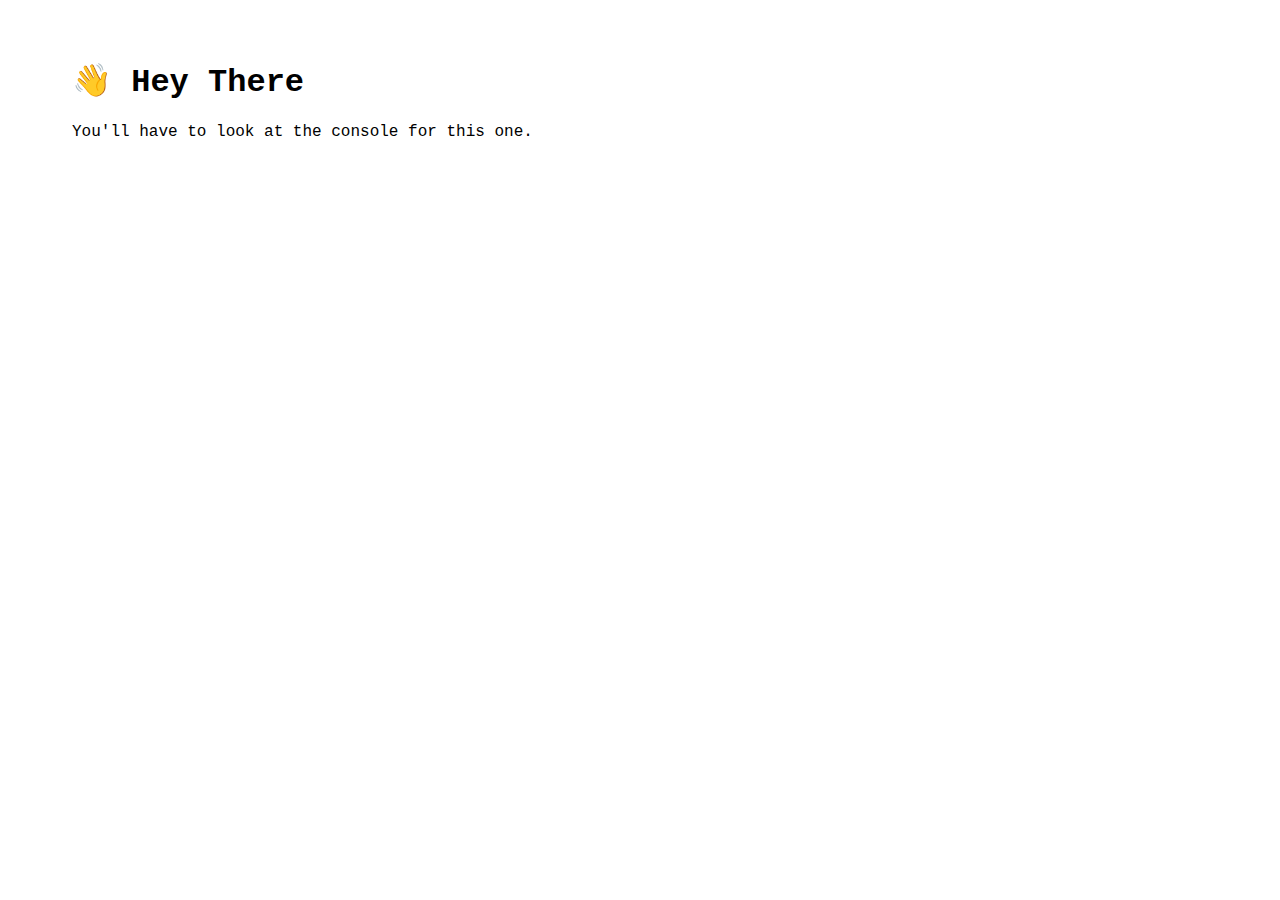
<file: day-fourteen/index.html>
<!DOCTYPE html>
<html lang="en">
  <head>
    <meta charset="UTF-8" />
    <title>JS Reference VS Copy</title>

    <style>
      body {
        padding: 2em 4em;
        font-family: 'Courier New', Courier, monospace;
      }
    </style>
  </head>
  <body>
    <h1>👋 Hey There</h1>
    <p>You'll have to look at the console for this one.</p>
    <script src="./index.js"></script>
  </body>
</html>
</file>
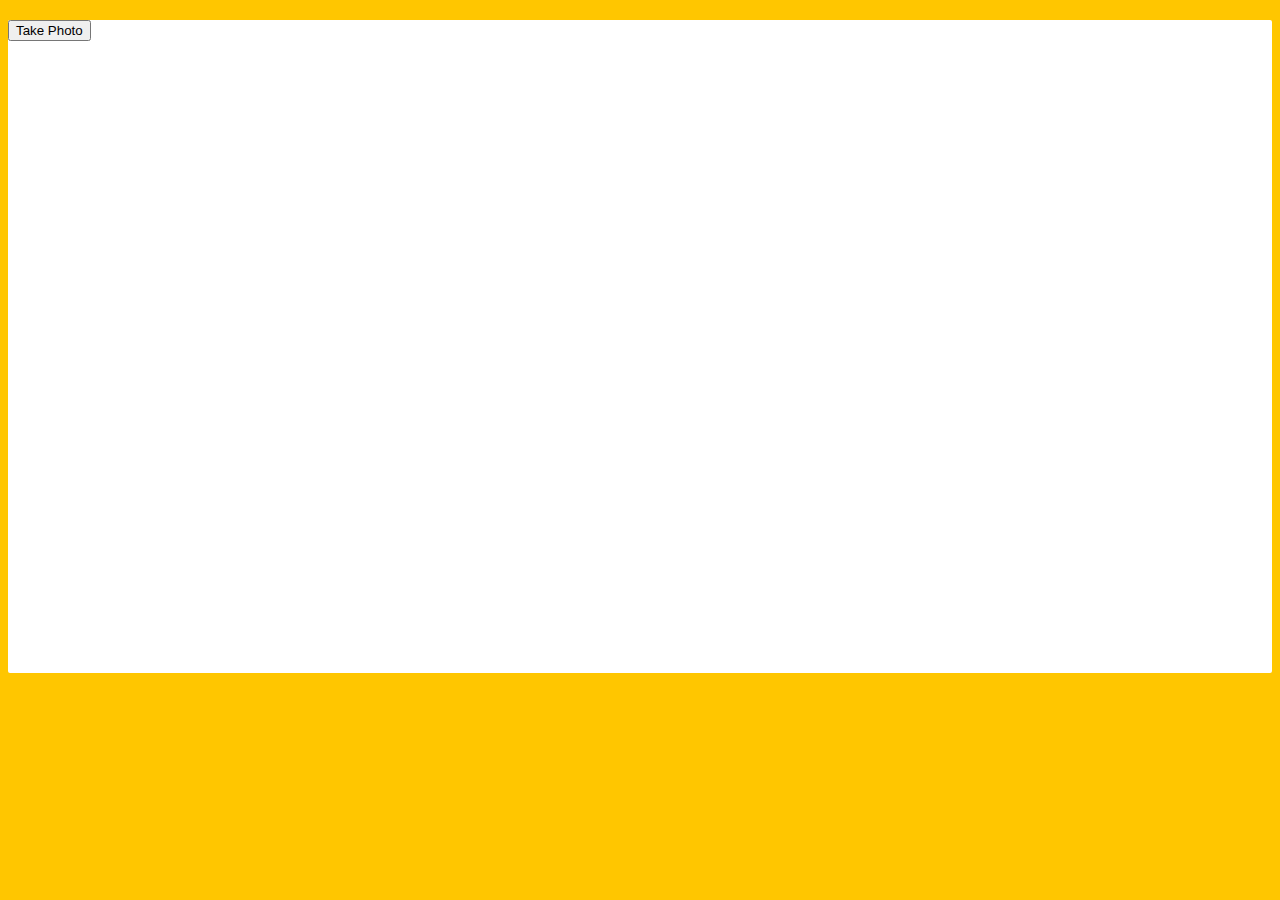
<file: day-nineteen/index.html>
<!DOCTYPE html>
<html lang="en">
  <head>
    <meta charset="UTF-8" />
    <title>Get User Media Code Along!</title>
    <link rel="stylesheet" href="./style.css" />
  </head>
  <body>
    <div class="photobooth">
      <div class="controls">
        <button onClick="takePhoto()">Take Photo</button>
        <!--       <div class="rgb">
        <label for="rmin">Red Min:</label>
        <input type="range" min=0 max=255 name="rmin">
        <label for="rmax">Red Max:</label>
        <input type="range" min=0 max=255 name="rmax">

        <br>

        <label for="gmin">Green Min:</label>
        <input type="range" min=0 max=255 name="gmin">
        <label for="gmax">Green Max:</label>
        <input type="range" min=0 max=255 name="gmax">

        <br>

        <label for="bmin">Blue Min:</label>
        <input type="range" min=0 max=255 name="bmin">
        <label for="bmax">Blue Max:</label>
        <input type="range" min=0 max=255 name="bmax">
      </div> -->
      </div>

      <canvas class="photo"></canvas>
      <video class="player"></video>
      <div class="strip"></div>
    </div>

    <audio class="snap" src="https://wesbos.com/demos/photobooth/snap.mp3" hidden></audio>

    <script src="scripts.js"></script>
  </body>
</html>
</file>
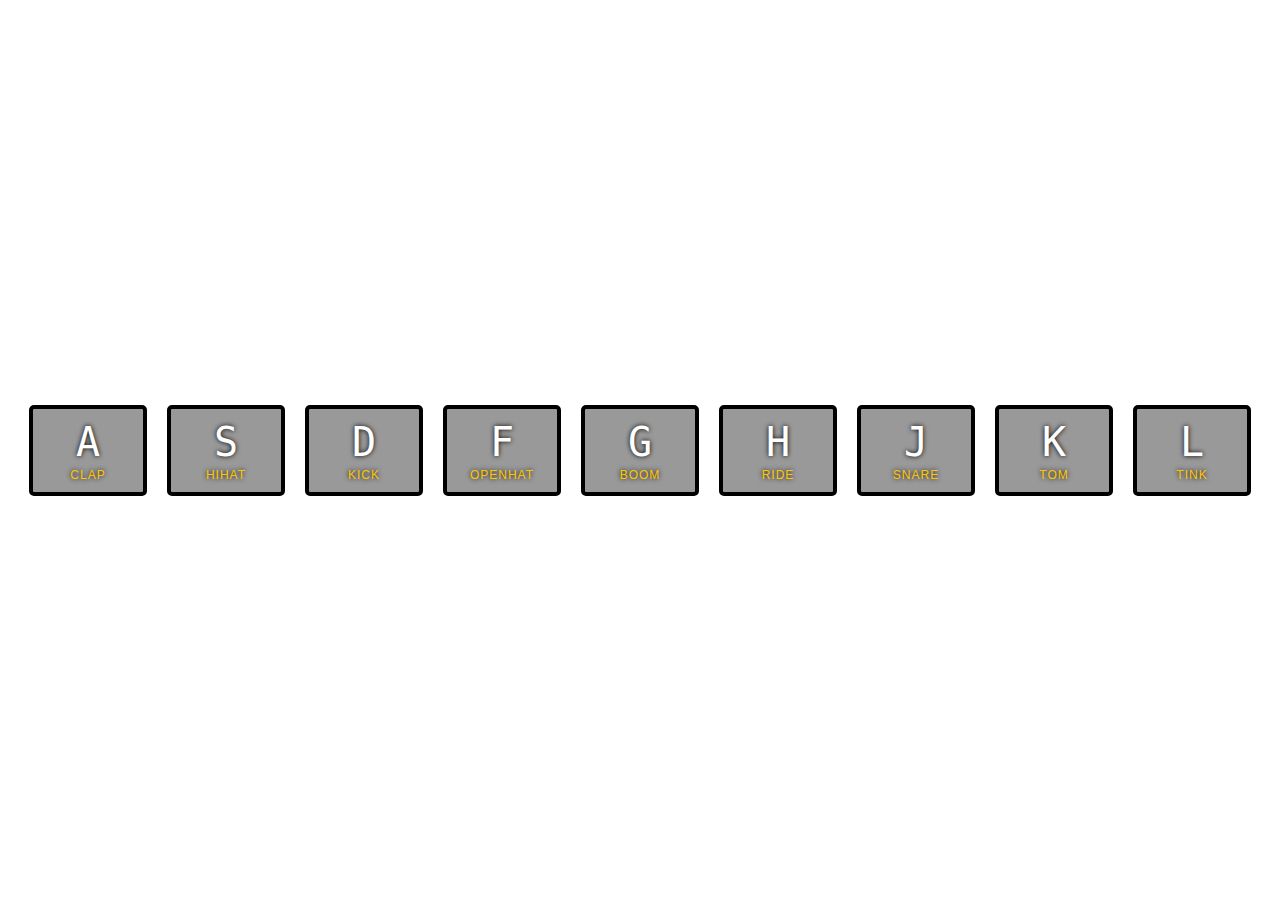
<file: day-one/index.html>
<!DOCTYPE html>
<html lang="en">
  <head>
    <meta charset="UTF-8" />
    <title>JS Drum Kit</title>
    <link rel="stylesheet" href="style.css" />
  </head>
  <body>
    <div class="keys">
      <div data-key="65" class="key">
        <kbd>A</kbd>
        <span class="sound">clap</span>
      </div>
      <div data-key="83" class="key">
        <kbd>S</kbd>
        <span class="sound">hihat</span>
      </div>
      <div data-key="68" class="key">
        <kbd>D</kbd>
        <span class="sound">kick</span>
      </div>
      <div data-key="70" class="key">
        <kbd>F</kbd>
        <span class="sound">openhat</span>
      </div>
      <div data-key="71" class="key">
        <kbd>G</kbd>
        <span class="sound">boom</span>
      </div>
      <div data-key="72" class="key">
        <kbd>H</kbd>
        <span class="sound">ride</span>
      </div>
      <div data-key="74" class="key">
        <kbd>J</kbd>
        <span class="sound">snare</span>
      </div>
      <div data-key="75" class="key">
        <kbd>K</kbd>
        <span class="sound">tom</span>
      </div>
      <div data-key="76" class="key">
        <kbd>L</kbd>
        <span class="sound">tink</span>
      </div>
    </div>

    <audio data-key="65" src="sounds/clap.wav"></audio>
    <audio data-key="83" src="sounds/hihat.wav"></audio>
    <audio data-key="68" src="sounds/kick.wav"></audio>
    <audio data-key="70" src="sounds/openhat.wav"></audio>
    <audio data-key="71" src="sounds/boom.wav"></audio>
    <audio data-key="72" src="sounds/ride.wav"></audio>
    <audio data-key="74" src="sounds/snare.wav"></audio>
    <audio data-key="75" src="sounds/tom.wav"></audio>
    <audio data-key="76" src="sounds/tink.wav"></audio>

    <script src="./index.js"></script>
  </body>
</html>
</file>
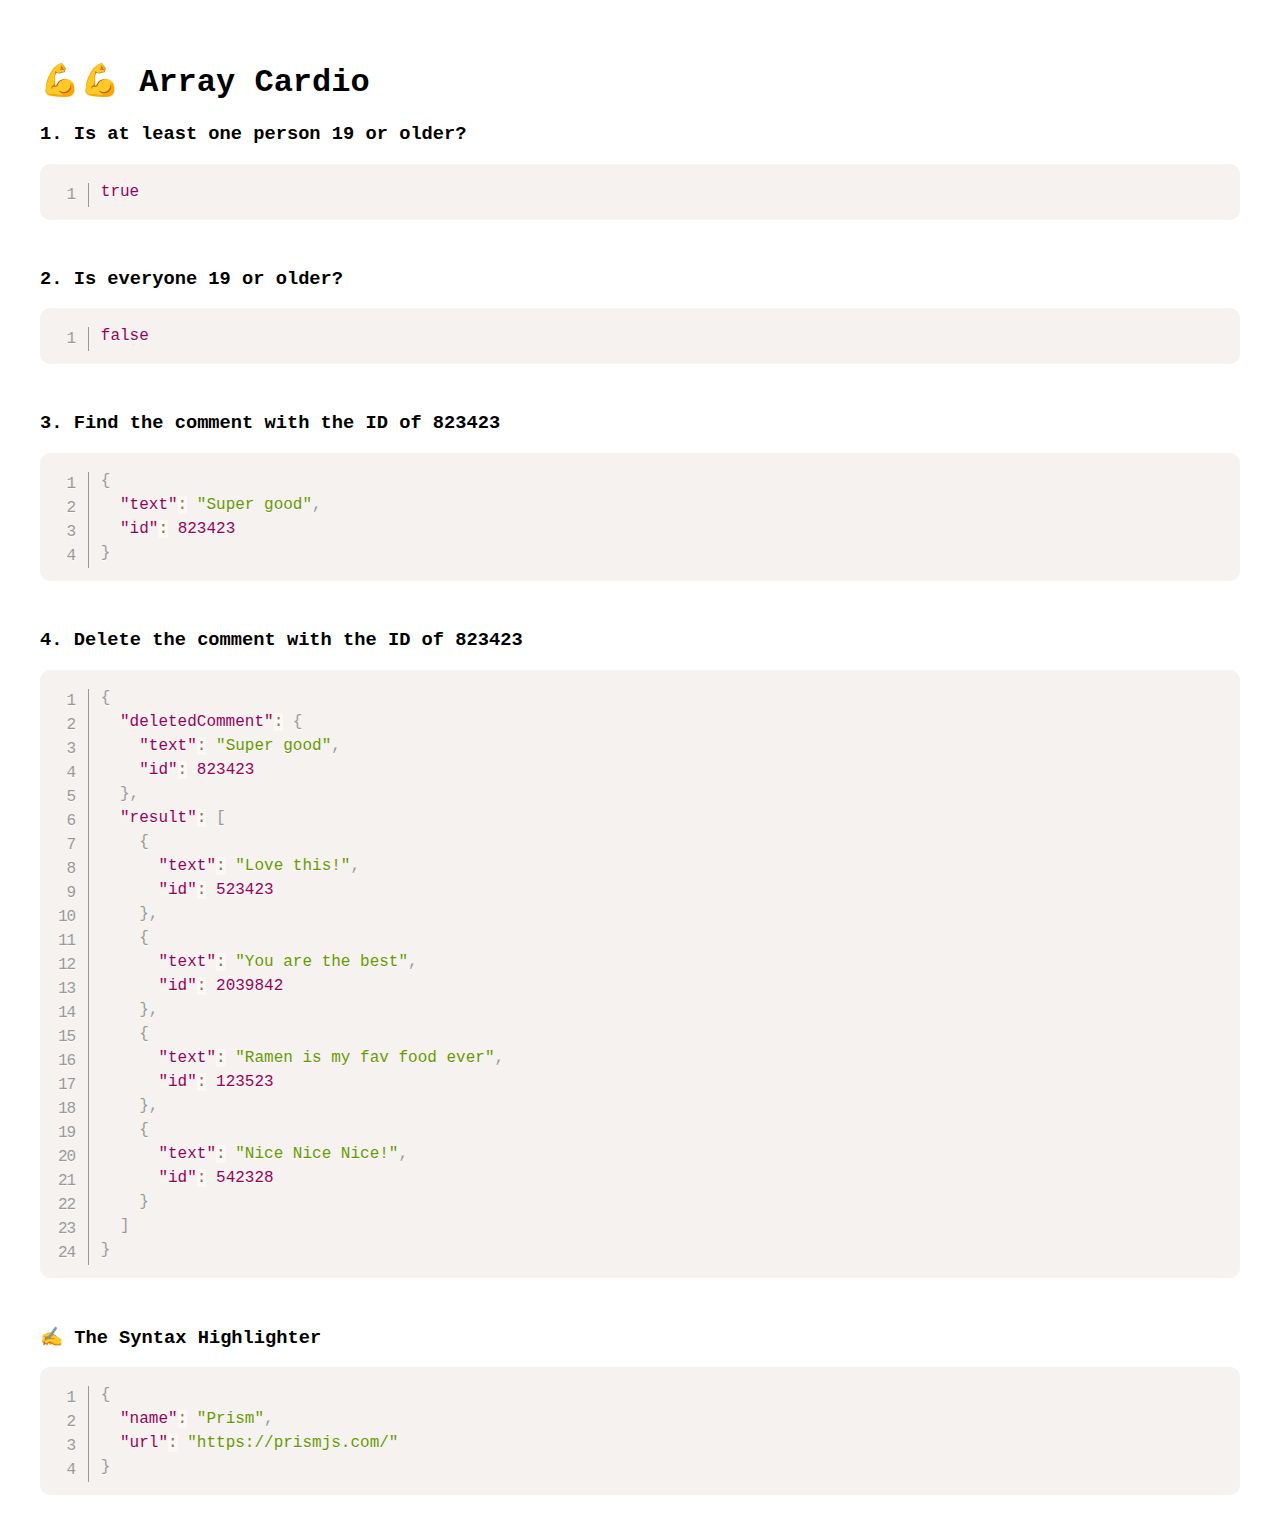
<file: day-seven/index.html>
<!DOCTYPE html>
<html lang="en">
  <head>
    <meta charset="UTF-8" />
    <title>Array Cardio 💪💪</title>

    <link rel="stylesheet" href="./style.css" />
    <link rel="stylesheet" href="../res/prism-syntax-highlight/prism.css" />
  </head>
  <body>
    <h1>💪💪 Array Cardio</h1>

    <section class="question">
      <h3>
        1. Is at least one person 19 or older?
      </h3>
      <pre
        class="line-numbers"
      ><code id="code-q1" class="language-json"></code></pre>
    </section>
    <section class="question">
      <h3>
        2. Is everyone 19 or older?
      </h3>
      <pre
        class="line-numbers"
      ><code id="code-q2" class="language-json"></code></pre>
    </section>
    <section class="question">
      <h3>
        3. Find the comment with the ID of 823423
      </h3>
      <pre
        class="line-numbers"
      ><code id="code-q3" class="language-json"></code></pre>
    </section>
    <section class="question">
      <h3>
        4. Delete the comment with the ID of 823423
      </h3>
      <pre
        class="line-numbers"
      ><code id="code-q4" class="language-json"></code></pre>
    </section>

    <h3>✍️ The Syntax Highlighter</h3>
    <pre
      class="line-numbers"
    ><code id="prism-callout" class="language-json"></code></pre>

    <script src="./index.js"></script>
    <script src="../res/prism-syntax-highlight/prism.js"></script>
  </body>
</html>
</file>
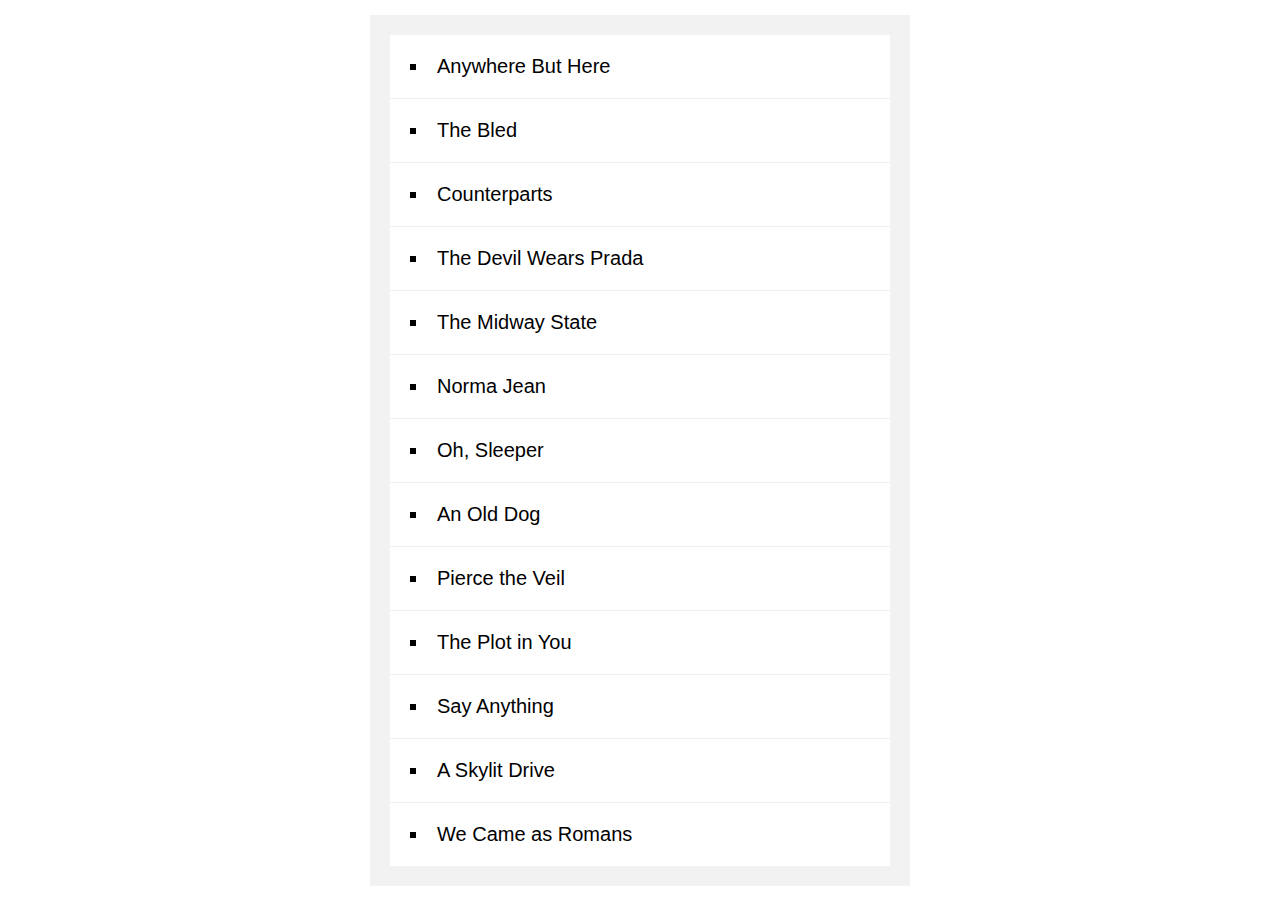
<file: day-seventeen/index.html>
<!DOCTYPE html>
<html lang="en">
  <head>
    <meta charset="UTF-8" />
    <title>Sort Without Articles</title>

    <link rel="stylesheet" href="./style.css" />
  </head>
  <body>
    <ul id="bands"></ul>

    <script src="./index.js"></script>
  </body>
</html>
</file>
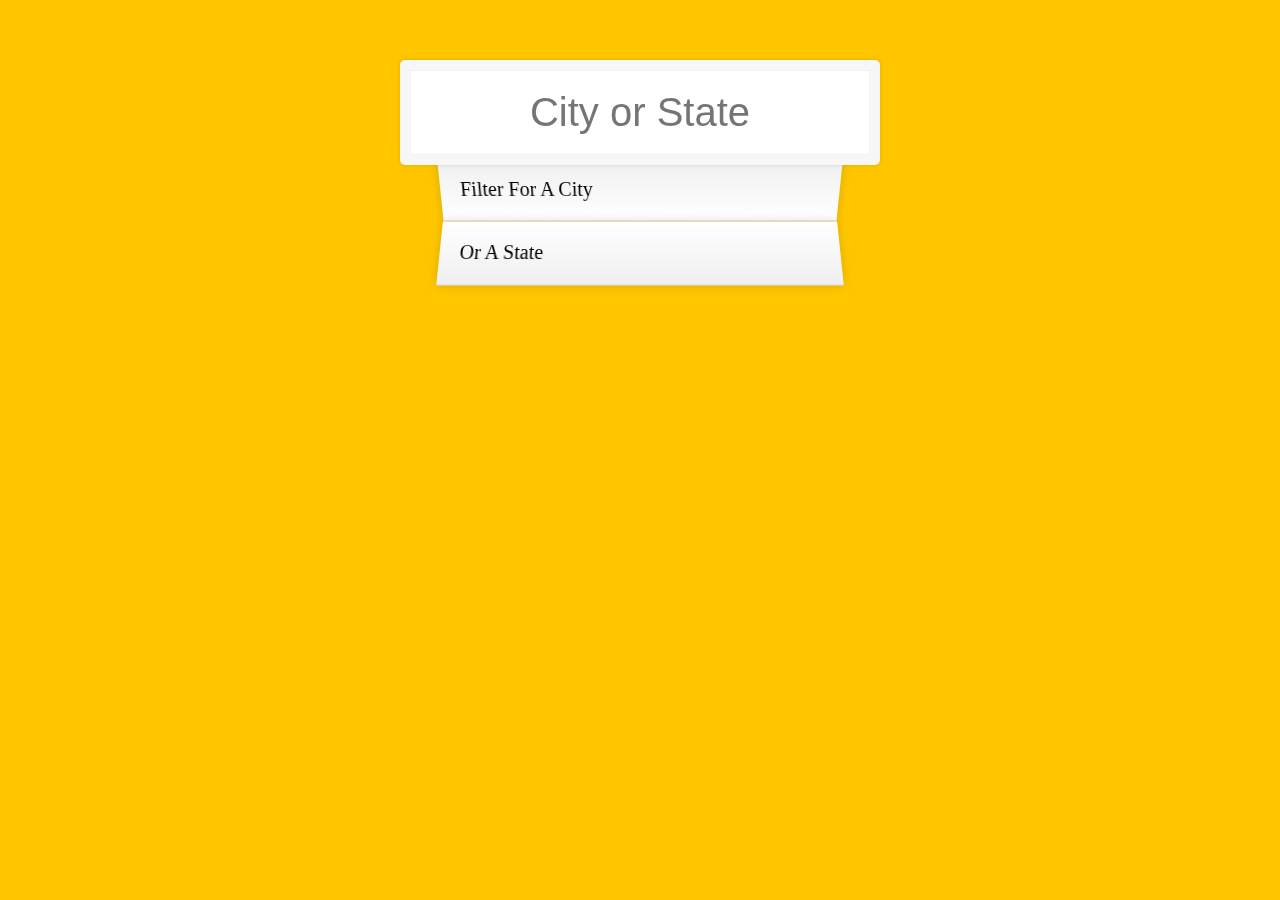
<file: day-six/index.html>
<!DOCTYPE html>
<html lang="en">
  <head>
    <meta charset="UTF-8" />
    <title>Type Ahead 👀</title>
    <link rel="stylesheet" href="style.css" />
  </head>
  <body>
    <form class="search-form">
      <input type="text" class="search" placeholder="City or State" />
      <ul class="suggestions">
        <li>Filter for a city</li>
        <li>or a state</li>
      </ul>
    </form>

    <script src="./index.js"></script>
  </body>
</html>
</file>
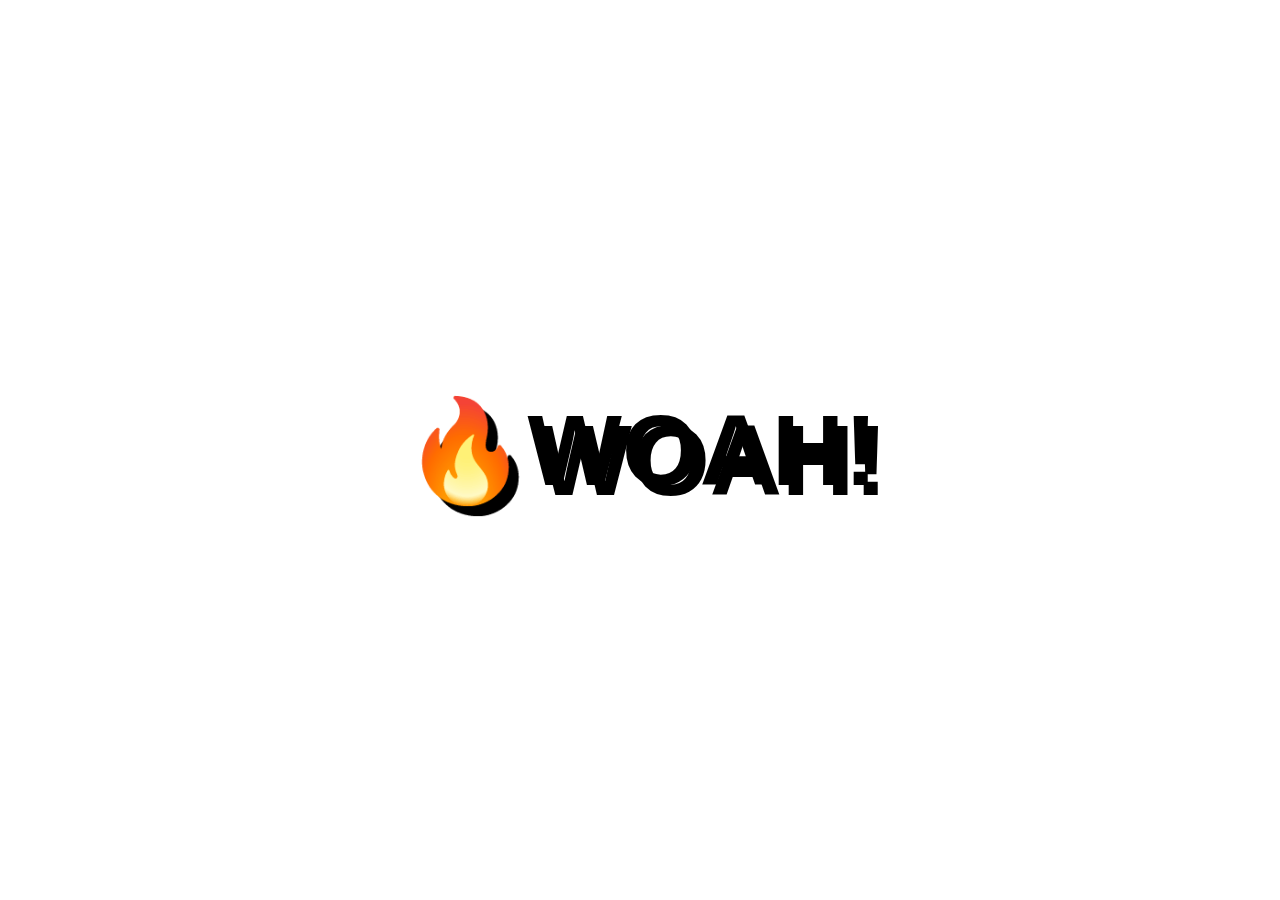
<file: day-sixteen/index.html>
<!DOCTYPE html>
<html lang="en">
  <head>
    <meta charset="UTF-8" />
    <title>Mouse Shadow</title>

    <link rel="stylesheet" href="./style.css" />
  </head>
  <body>
    <div class="hero">
      <h1 contenteditable>🔥WOAH!</h1>
    </div>

    <script src="./index.js"></script>
  </body>
</html>
</file>
<file: day-fifteen/styles.css>
html {
  box-sizing: border-box;
  background: url('http://wes.io/hx9M/oh-la-la.jpg') center no-repeat;
  background-size: cover;
  min-height: 100vh;
  display: flex;
  justify-content: center;
  align-items: center;
  text-align: center;
  font-family: Futura, 'Trebuchet MS', Arial, sans-serif;
}

*,
*:before,
*:after {
  box-sizing: inherit;
}

svg {
  fill: white;
  background: rgba(0, 0, 0, 0.1);
  padding: 20px;
  border-radius: 50%;
  width: 200px;
  margin-bottom: 50px;
}

.wrapper {
  padding: 20px;
  max-width: 350px;
  background: rgba(255, 255, 255, 0.95);
  box-shadow: 0 0 0 10px rgba(0, 0, 0, 0.1);
}

h2 {
  text-align: center;
  margin: 0;
  font-weight: 200;
}

.plates {
  margin: 0;
  padding: 0;
  text-align: left;
  list-style: none;
}

.plates li {
  border-bottom: 1px solid rgba(0, 0, 0, 0.2);
  padding: 10px 0;
  font-weight: 100;
  display: flex;
}

.plates label {
  flex: 1;
  cursor: pointer;
}

.plates input {
  display: none;
}

.plates input + label:before {
  content: '⬜️';
  margin-right: 10px;
}

.plates input:checked + label:before {
  content: '🌮';
}

.add-items {
  margin-top: 20px;
}

.add-items input {
  padding: 10px;
  outline: 0;
  border: 1px solid rgba(0, 0, 0, 0.1);
}
</file>
<file: day-five/style.css>
html {
  box-sizing: border-box;
  background: #ffc600;
  font-family: 'helvetica neue';
  font-size: 20px;
  font-weight: 200;
}

body {
  margin: 0;
}

*,
*:before,
*:after {
  box-sizing: inherit;
}

.panels {
  min-height: 100vh;
  overflow: hidden;
  display: flex;
}

.panel {
  background: #6b0f9c;
  box-shadow: inset 0 0 0 5px rgba(255, 255, 255, 0.1);
  color: white;
  flex: 1;
  text-align: center;
  align-items: center;
  /* Safari transitionend event.propertyName === flex */
  /* Chrome + FF transitionend event.propertyName === flex-grow */
  transition: font-size 0.7s cubic-bezier(0.61, -0.19, 0.7, -0.11), flex 0.7s cubic-bezier(0.61, -0.19, 0.7, -0.11),
    background 0.2s;
  font-size: 20px;
  background-size: cover;
  background-position: center;

  display: flex;
  flex-direction: column;
}

.panel1 {
  background-image: url(https://source.unsplash.com/gYl-UtwNg_I/1500x1500);
}
.panel2 {
  background-image: url(https://source.unsplash.com/rFKUFzjPYiQ/1500x1500);
}
.panel3 {
  background-image: url(https://images.unsplash.com/photo-1465188162913-8fb5709d6d57?ixlib=rb-0.3.5&q=80&fm=jpg&crop=faces&cs=tinysrgb&w=1500&h=1500&fit=crop&s=967e8a713a4e395260793fc8c802901d);
}
.panel4 {
  background-image: url(https://source.unsplash.com/ITjiVXcwVng/1500x1500);
}
.panel5 {
  background-image: url(https://source.unsplash.com/3MNzGlQM7qs/1500x1500);
}

/* Flex Children */
.panel > * {
  margin: 0;
  width: 100%;
  transition: transform 0.5s;
  flex: 1 0 auto;

  display: flex;
  justify-content: center;
  align-items: center;
}

.panel > *:first-child {
  transform: translateY(-100%);
}

.panel.open-active > *:first-child {
  transform: translateY(0);
}

.panel > *:last-child {
  transform: translateY(100%);
}

.panel.open-active > *:last-child {
  transform: translateY(0);
}

.panel p {
  text-transform: uppercase;
  font-family: 'Amatic SC', cursive;
  text-shadow: 0 0 4px rgba(0, 0, 0, 0.72), 0 0 14px rgba(0, 0, 0, 0.45);
  font-size: 2em;
}

.panel p:nth-child(2) {
  font-size: 4em;
}

.panel.open {
  font-size: 40px;
  flex: 5;
}
</file>
<file: day-four/style.css>
@import url('https://fonts.googleapis.com/css2?family=Josefin+Sans:wght@400;700&display=swap');

body {
  padding: 2em;
  font-family: Consolas, Monaco, 'Andale Mono', 'Ubuntu Mono', monospace;
}

section.question {
  margin: 0 0 3em;
}

.prism-callout {
  background-color: #f5f2f0;
  padding: 1em;
}
</file>
<file: res/prism-syntax-highlight/prism.css>
/* PrismJS 1.20.0
https://prismjs.com/download.html#themes=prism&languages=json+json5&plugins=line-numbers */
/**
 * prism.js default theme for JavaScript, CSS and HTML
 * Based on dabblet (http://dabblet.com)
 * @author Lea Verou
 */

code[class*='language-'],
pre[class*='language-'] {
  color: black;
  background: none;
  text-shadow: 0 1px white;
  font-family: Consolas, Monaco, 'Andale Mono', 'Ubuntu Mono', monospace;
  font-size: 1em;
  text-align: left;
  white-space: pre;
  word-spacing: normal;
  word-break: normal;
  word-wrap: normal;
  line-height: 1.5;

  -moz-tab-size: 4;
  -o-tab-size: 4;
  tab-size: 4;

  -webkit-hyphens: none;
  -moz-hyphens: none;
  -ms-hyphens: none;
  hyphens: none;
}

pre[class*='language-']::-moz-selection,
pre[class*='language-'] ::-moz-selection,
code[class*='language-']::-moz-selection,
code[class*='language-'] ::-moz-selection {
  text-shadow: none;
  background: #b3d4fc;
}

pre[class*='language-']::selection,
pre[class*='language-'] ::selection,
code[class*='language-']::selection,
code[class*='language-'] ::selection {
  text-shadow: none;
  background: #b3d4fc;
}

@media print {
  code[class*='language-'],
  pre[class*='language-'] {
    text-shadow: none;
  }
}

/* Code blocks */
pre[class*='language-'] {
  padding: 1em;
  margin: 0.5em 0;
  overflow: auto;
}

:not(pre) > code[class*='language-'],
pre[class*='language-'] {
  background: #f5f2f0;
  border-radius: 10px;
}

/* Inline code */
:not(pre) > code[class*='language-'] {
  padding: 0.1em;
  border-radius: 0.3em;
  white-space: normal;
}

.token.comment,
.token.prolog,
.token.doctype,
.token.cdata {
  color: slategray;
}

.token.punctuation {
  color: #999;
}

.token.namespace {
  opacity: 0.7;
}

.token.property,
.token.tag,
.token.boolean,
.token.number,
.token.constant,
.token.symbol,
.token.deleted {
  color: #905;
}

.token.selector,
.token.attr-name,
.token.string,
.token.char,
.token.builtin,
.token.inserted {
  color: #690;
}

.token.operator,
.token.entity,
.token.url,
.language-css .token.string,
.style .token.string {
  color: #9a6e3a;
  background: hsla(0, 0%, 100%, 0.5);
}

.token.atrule,
.token.attr-value,
.token.keyword {
  color: #07a;
}

.token.function,
.token.class-name {
  color: #dd4a68;
}

.token.regex,
.token.important,
.token.variable {
  color: #e90;
}

.token.important,
.token.bold {
  font-weight: bold;
}
.token.italic {
  font-style: italic;
}

.token.entity {
  cursor: help;
}

pre[class*='language-'].line-numbers {
  position: relative;
  padding-left: 3.8em;
  counter-reset: linenumber;
}

pre[class*='language-'].line-numbers > code {
  position: relative;
  white-space: inherit;
}

.line-numbers .line-numbers-rows {
  position: absolute;
  pointer-events: none;
  top: 0;
  font-size: 100%;
  left: -3.8em;
  width: 3em; /* works for line-numbers below 1000 lines */
  letter-spacing: -1px;
  border-right: 1px solid #999;

  -webkit-user-select: none;
  -moz-user-select: none;
  -ms-user-select: none;
  user-select: none;
}

.line-numbers-rows > span {
  pointer-events: none;
  display: block;
  counter-increment: linenumber;
}

.line-numbers-rows > span:before {
  content: counter(linenumber);
  color: #999;
  display: block;
  padding-right: 0.8em;
  text-align: right;
}
</file>
<file: day-nineteen/style.css>
html {
  box-sizing: border-box;
}

*, *:before, *:after {
  box-sizing: inherit;
}

html {
  font-size: 10px;
  background: #ffc600;
}

.photobooth {
  background: white;
  max-width: 150rem;
  margin: 2rem auto;
  border-radius: 2px;
}

/*clearfix*/
.photobooth:after {
  content: '';
  display: block;
  clear: both;
}

.photo {
  width: 100%;
  float: left;
}

.player {
  position: absolute;
  top: 20px;
  right: 20px;
  width:200px;
}

/*
  Strip!
*/

.strip {
  padding: 2rem;
}

.strip img {
  width: 100px;
  overflow-x: scroll;
  padding: 0.8rem 0.8rem 2.5rem 0.8rem;
  box-shadow: 0 0 3px rgba(0,0,0,0.2);
  background: white;
}

.strip a:nth-child(5n+1) img { transform: rotate(10deg); }
.strip a:nth-child(5n+2) img { transform: rotate(-2deg); }
.strip a:nth-child(5n+3) img { transform: rotate(8deg); }
.strip a:nth-child(5n+4) img { transform: rotate(-11deg); }
.strip a:nth-child(5n+5) img { transform: rotate(12deg); }
</file>
<file: day-one/style.css>
html {
  font-size: 10px;
  background: url(https://i.imgur.com/b9r5sEL.jpg) bottom center;
  background-size: cover;
}

body,
html {
  margin: 0;
  padding: 0;
  font-family: sans-serif;
}

.keys {
  display: flex;
  flex-wrap: wrap;
  flex: 1;
  min-height: 100vh;
  align-items: center;
  justify-content: center;
}

.key {
  border: 0.4rem solid black;
  border-radius: 0.5rem;
  margin: 1rem;
  font-size: 1.5rem;
  padding: 1rem 0.5rem;
  transition: all 0.07s ease;
  width: 10rem;
  text-align: center;
  color: white;
  background: rgba(0, 0, 0, 0.4);
  text-shadow: 0 0 0.5rem black;
}

.playing {
  transform: scale(1.1);
  border-color: #ffc600;
  box-shadow: 0 0 1rem #ffc600;
}

kbd {
  display: block;
  font-size: 4rem;
}

.sound {
  font-size: 1.2rem;
  text-transform: uppercase;
  letter-spacing: 0.1rem;
  color: #ffc600;
}
</file>
<file: day-seven/style.css>
body {
  padding: 2em;
  font-family: Consolas, Monaco, 'Andale Mono', 'Ubuntu Mono', monospace;
}

section.question {
  margin: 0 0 3em;
}

.prism-callout {
  background-color: #f5f2f0;
  padding: 1em;
}
</file>
<file: day-seventeen/style.css>
body {
  margin: 0;
  font-family: sans-serif;
  background: url('https://source.unsplash.com/nDqA4d5NL0k/2000x2000');
  background-size: cover;
  display: flex;
  align-items: center;
  min-height: 100vh;
}

#bands {
  list-style: inside square;
  font-size: 20px;
  background: white;
  width: 500px;
  margin: auto;
  padding: 0;
  box-shadow: 0 0 0 20px rgba(0, 0, 0, 0.05);
}

#bands li {
  border-bottom: 1px solid #efefef;
  padding: 20px;
}

#bands li:last-child {
  border-bottom: 0;
}

a {
  color: #ffc600;
  text-decoration: none;
}
</file>
<file: day-six/style.css>
html {
  box-sizing: border-box;
  background: #ffc600;
  font-family: 'helvetica neue';
  font-size: 20px;
  font-weight: 200;
}

*,
*:before,
*:after {
  box-sizing: inherit;
}

input {
  width: 100%;
  padding: 20px;
}

.search-form {
  max-width: 400px;
  margin: 50px auto;
}

input.search {
  margin: 0;
  text-align: center;
  outline: 0;
  border: 10px solid #f7f7f7;
  width: 120%;
  left: -10%;
  position: relative;
  top: 10px;
  z-index: 2;
  border-radius: 5px;
  font-size: 40px;
  box-shadow: 0 0 5px rgba(0, 0, 0, 0.12), inset 0 0 2px rgba(0, 0, 0, 0.19);
}

.suggestions {
  margin: 0;
  padding: 0;
  position: relative;
  /*perspective: 20px;*/
}

.suggestions li {
  background: white;
  list-style: none;
  border-bottom: 1px solid #d8d8d8;
  box-shadow: 0 0 10px rgba(0, 0, 0, 0.14);
  margin: 0;
  padding: 20px;
  transition: background 0.2s;
  display: flex;
  justify-content: space-between;
  text-transform: capitalize;
}

.suggestions li:nth-child(even) {
  transform: perspective(100px) rotateX(3deg) translateY(2px) scale(1.001);
  background: linear-gradient(to bottom, #ffffff 0%, #efefef 100%);
}

.suggestions li:nth-child(odd) {
  transform: perspective(100px) rotateX(-3deg) translateY(3px);
  background: linear-gradient(to top, #ffffff 0%, #efefef 100%);
}

span.population {
  font-size: 15px;
}

.hl {
  background: #ffc600;
}
</file>
<file: day-sixteen/style.css>
html {
  color: black;
  font-family: sans-serif;
}

body {
  margin: 0;
}

.hero {
  min-height: 100vh;
  display: flex;
  justify-content: center;
  align-items: center;
  color: black;
}

h1 {
  text-shadow: 10px 10px 0 rgba(0, 0, 0, 1);
  font-size: 100px;
}
</file>
<file: style.css>
@import url('https://fonts.googleapis.com/css2?family=Josefin+Sans:wght@400;700&display=swap');

/* Basic Reset */
* {
  margin: 0;
  padding: 0;
  box-sizing: border-box;
}

html,
body {
  font-family: 'Josefin Sans', 'Segoe UI', Roboto, Oxygen, Ubuntu, Cantarell, 'Open Sans', 'Helvetica Neue', sans-serif;
  background-color: #ffffff;
}

body {
  max-width: 768px;
  margin: auto;
  padding: 2em;
}

.hero-img {
  border-radius: 10px;
  box-shadow: 0 3px 10px rgba(0, 0, 0, 0.3);
  width: 100%;
  animation: float 5s ease-in-out 0s infinite alternate both;
}

.intro-container {
  /* margin: 2em 0; */
}

.intro-container p {
  font-size: 1.2em;
  line-height: 1.5em;
}

.intro-container > p {
  margin: 2em 0;
}

.intro-container a {
  background: linear-gradient(180deg, rgba(255, 255, 255, 0) 50%, rgb(255, 201, 65) 50%);
  color: black;
  padding: 0 0.2em;
  text-decoration: none;
  transition: 0.5s all;
}

.intro-container a:hover {
  padding: 0 1em;
}

.intro-container .callout {
  padding: 1em;
  background-color: rgb(224, 224, 224);
  border-radius: 10px;
  margin-bottom: 2.5em;

  display: flex;
}

.intro-container .callout .emoji {
  margin: 0 0.25em;
  font-size: 28px;

  transform: translateY(-6px);

  display: flex;
  justify-content: center;
  display: inline;
}

.solutions-container h1 {
  font-size: 2em;
  margin-bottom: 0.5em;
}

.solutions-container h2 {
  margin-top: 2em;
  margin-bottom: 0.5em;
}

.solutions-container ul {
  list-style: none;
  display: flex;
  flex-wrap: wrap;
  justify-content: space-between;
}

.solutions-container ul li {
  box-shadow: 0 3px 10px rgba(0, 0, 0, 0.3);
  display: inline-block;
  border-radius: 10px;
  max-width: 49%;
  overflow: hidden;
  position: relative;
  transition: 0.5s all;
  margin-bottom: 1em;
}

.solutions-container ul li:hover {
  transform: scale(1.025);
}

.solutions-container ul .upcoming:hover {
  transform: scale(1);
}

.solutions-container ul li:active {
  transform: scale(1);
}

.solutions-container ul li img {
  width: 100%;
  max-height: 190px;
  overflow: hidden;
}

.solutions-container ul li img {
  width: 100%;
  object-fit: cover;
}

.solutions-container ul li .text-container {
  padding: 0.5em 1em 1em;
}

.solutions-container ul li .text-container h3 {
  margin-top: 0.2em;
}

.solutions-container ul li .text-container span {
  color: rgb(127, 127, 127);
}

.solutions-container ul li .link {
  position: absolute;
  top: 0;
  left: 0;
  right: 0;
  bottom: 0;
  background-color: transparent;
}

.solutions-container ul li .upcoming-screen {
  background-color: rgba(0, 0, 0, 0.7);
  position: absolute;
  top: 0;
  left: 0;
  right: 0;
  bottom: 0;
}

footer {
  margin: 1.6rem 0;
  width: 100%;
  text-align: center;
}

@keyframes float {
  0% {
    box-shadow: 0 5px 15px 0px rgba(0, 0, 0, 0.6);
    transform: translatey(0px);
  }
  50% {
    box-shadow: 0 25px 15px 0px rgba(0, 0, 0, 0.2);
    transform: translatey(-5px);
  }
  100% {
    box-shadow: 0 5px 15px 0px rgba(0, 0, 0, 0.6);
    transform: translatey(0px);
  }
}

@media screen and (max-width: 768px) {
  .solutions-container ul li {
    max-width: 100%;
    flex-direction: row;
  }
}
</file>
